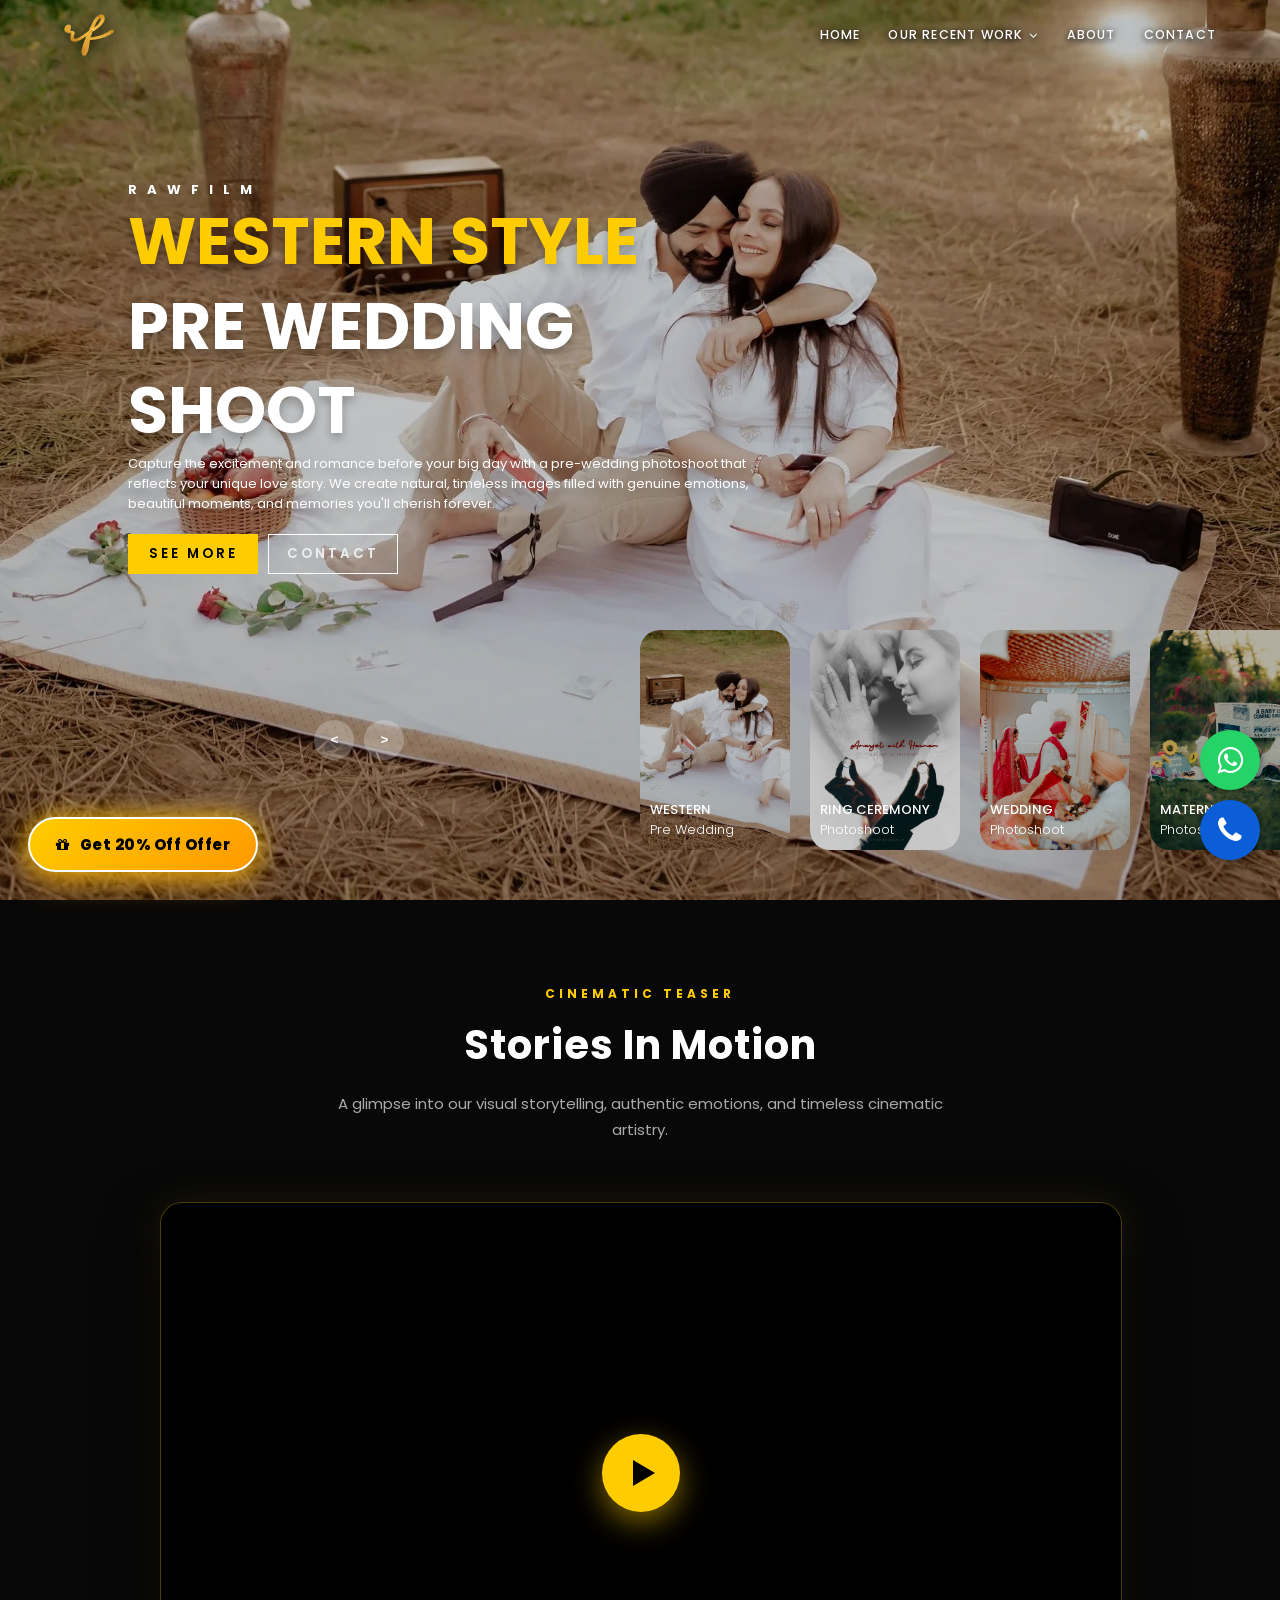
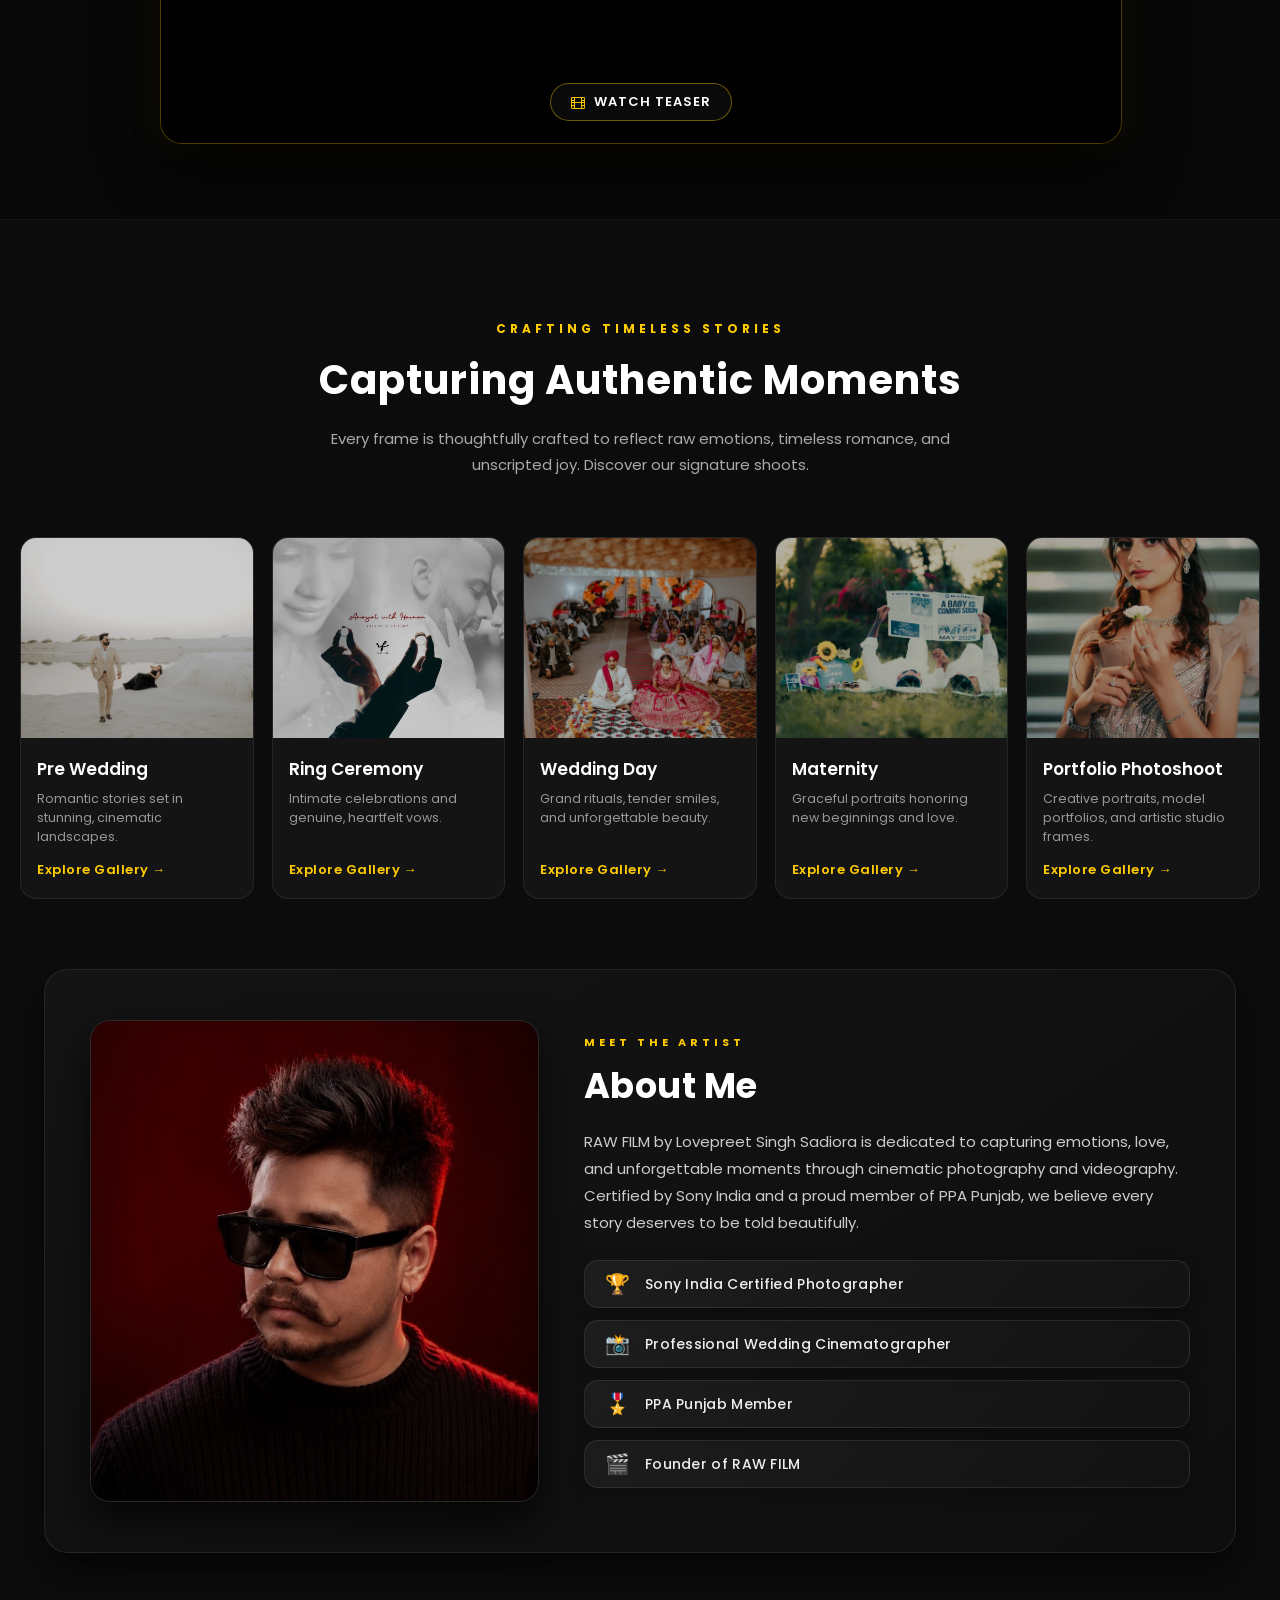
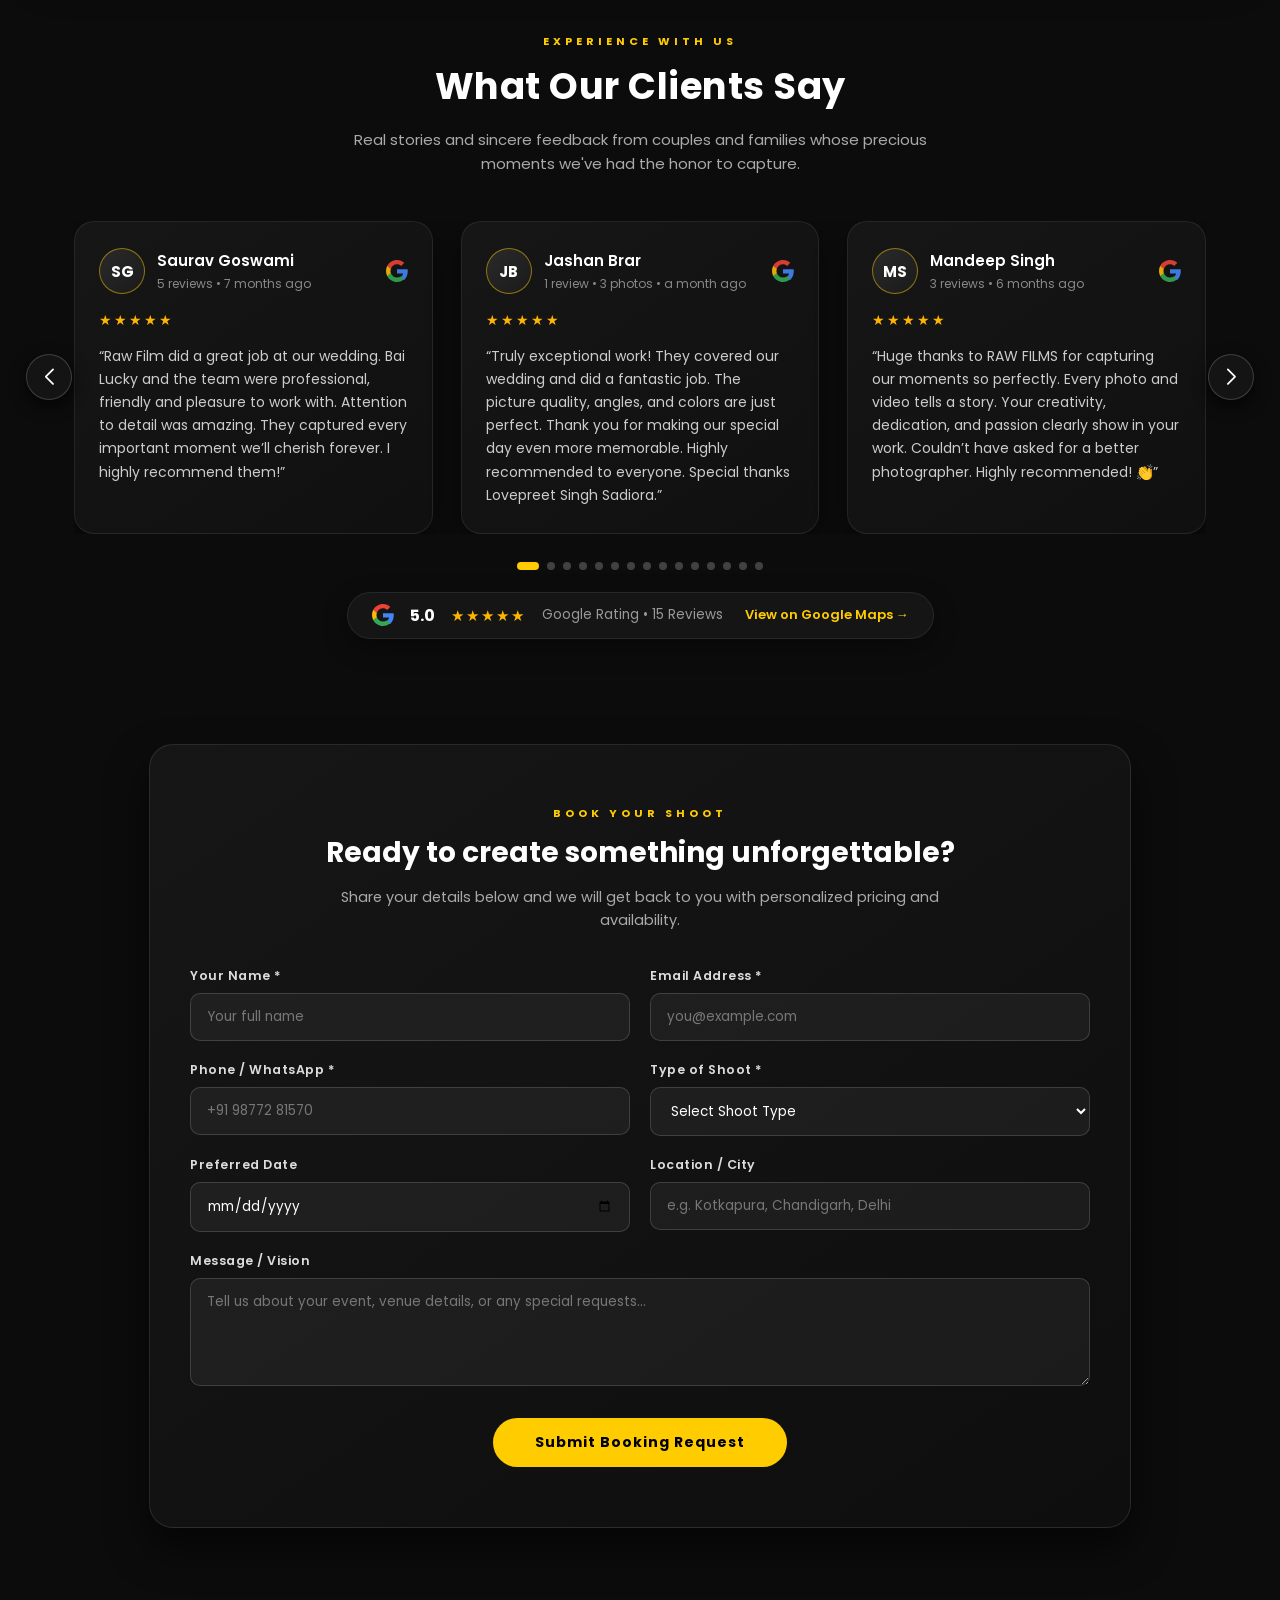
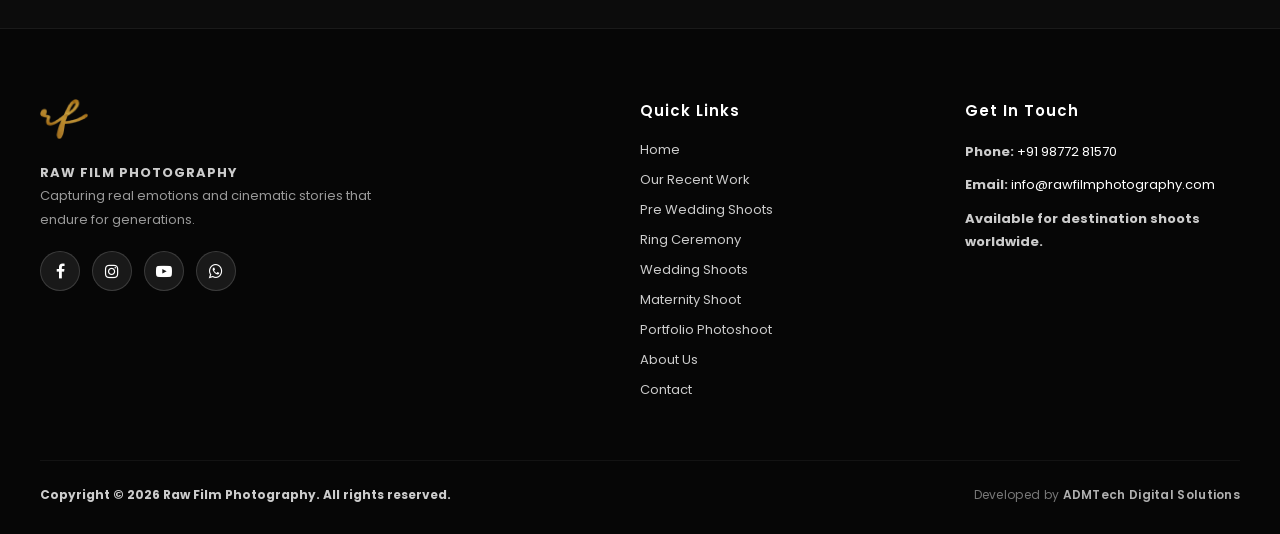
<file: index.html>
<!DOCTYPE html>
<html lang="en">

<head>
    <meta charset="UTF-8">
    <meta name="viewport" content="width=device-width, initial-scale=1.0">
    <title>RAW FILM | Best Wedding Photographer & Cinematographer in Kotkapura, Punjab</title>

    <!-- Primary SEO Meta Tags -->
    <meta name="title" content="RAW FILM | Best Wedding Photographer & Cinematographer in Kotkapura, Punjab">
    <meta name="description"
        content="RAW FILM by Lovepreet Singh Sadiora is a Sony India Certified photography & cinematography studio in Kotkapura, Punjab. Specializing in luxury weddings, pre-weddings, ring ceremonies, and maternity shoots.">
    <meta name="keywords"
        content="wedding photographer kotkapura, raw film photography, best wedding cinematographer punjab, pre wedding shoot faridkot, lovepreet singh sadiora, maternity photoshoot punjab, destination wedding photographer">
    <meta name="author" content="Lovepreet Singh Sadiora - RAW FILM">
    <meta name="robots" content="index, follow, max-image-preview:large, max-snippet:-1, max-video-preview:-1">
    <link rel="canonical" href="https://rawfilmphotography.com/">

    <!-- Favicon -->
    <link rel="icon" type="image/webp" href="/image/favicon.webp">
    <link rel="apple-touch-icon" href="/image/favicon.webp">

    <!-- Open Graph / Facebook / WhatsApp Meta Tags -->
    <meta property="og:type" content="website">
    <meta property="og:url" content="https://rawfilmphotography.com/">
    <meta property="og:title" content="RAW FILM | Best Wedding Photographer & Cinematographer in Punjab">
    <meta property="og:description"
        content="RAW FILM by Lovepreet Singh Sadiora - Sony India Certified studio capturing authentic emotions, timeless romance, and cinematic stories across Punjab & worldwide.">
    <meta property="og:image" content="https://rawfilmphotography.com/image/prewedding/Love%20&%20Kiran/cover.webp">
    <meta property="og:image:width" content="1200">
    <meta property="og:image:height" content="630">
    <meta property="og:image:alt" content="RAW FILM Wedding Photography & Cinematography">
    <meta property="og:site_name" content="RAW FILM Photography">
    <meta property="og:locale" content="en_IN">

    <!-- Twitter Card Meta Tags -->
    <meta name="twitter:card" content="summary_large_image">
    <meta name="twitter:url" content="https://rawfilmphotography.com/">
    <meta name="twitter:title" content="RAW FILM | Best Wedding Photographer & Cinematographer in Punjab">
    <meta name="twitter:description"
        content="Capturing authentic emotions, timeless romance, and cinematic love stories. Sony India Certified & PPA Punjab Member.">
    <meta name="twitter:image" content="https://rawfilmphotography.com/image/prewedding/Love%20&%20Kiran/cover.webp">
    <meta name="google-site-verification" content="Gif2Gkkx3ErJPstlV23HsqT0CNdEO1KCqzdiVkC1eFE" />

    <!-- Schema.org JSON-LD Structured Data -->
    <script type="application/ld+json">
    {
      "@context": "https://schema.org",
      "@graph": [
        {
          "@type": "LocalBusiness",
          "@id": "https://rawfilmphotography.com/#business",
          "name": "RAW FILM Photography",
          "alternateName": "RAW FILM by Lovepreet Singh Sadiora",
          "url": "https://rawfilmphotography.com/",
          "logo": "https://rawfilmphotography.com/image/logo.png",
          "image": "https://rawfilmphotography.com/image/prewedding/Love%20&%20Kiran/cover.webp",
          "description": "RAW FILM by Lovepreet Singh Sadiora is a premier wedding photography and cinematography studio based in Kotkapura, Punjab. Certified by Sony India and proud member of PPA Punjab.",
          "telephone": "+919877281570",
          "email": "info@rawfilmphotography.com",
          "priceRange": "$$",
          "currenciesAccepted": "INR",
          "paymentAccepted": "Cash, Credit Card, Bank Transfer, UPI",
          "address": {
            "@type": "PostalAddress",
            "addressLocality": "Kotkapura",
            "addressRegion": "Punjab",
            "postalCode": "151204",
            "addressCountry": "IN"
          },
          "geo": {
            "@type": "GeoCoordinates",
            "latitude": 30.5828,
            "longitude": 74.8236
          },
          "founder": {
            "@type": "Person",
            "name": "Lovepreet Singh Sadiora",
            "jobTitle": "Founder & Principal Cinematographer",
            "award": [
              "Sony India Certified Photographer",
              "PPA Punjab Member"
            ]
          },
          "aggregateRating": {
            "@type": "AggregateRating",
            "ratingValue": "5.0",
            "bestRating": "5",
            "worstRating": "1",
            "reviewCount": "15"
          },
          "hasOfferCatalog": {
            "@type": "OfferCatalog",
            "name": "Photography Services",
            "itemListElement": [
              {
                "@type": "Offer",
                "itemOffered": {
                  "@type": "Service",
                  "name": "Wedding Photography & Cinematography"
                }
              },
              {
                "@type": "Offer",
                "itemOffered": {
                  "@type": "Service",
                  "name": "Pre Wedding Shoots"
                }
              },
              {
                "@type": "Offer",
                "itemOffered": {
                  "@type": "Service",
                  "name": "Ring Ceremony & Engagement Shoots"
                }
              },
              {
                "@type": "Offer",
                "itemOffered": {
                  "@type": "Service",
                  "name": "Maternity Photoshoots"
                }
              }
            ]
          },
          "sameAs": [
            "https://maps.app.goo.gl/eGc9uzsrCskKiymy9",
            "https://www.instagram.com/rawfilm13",
            "https://www.youtube.com/@rawfilm13",
            "https://www.facebook.com/lucky.singh.261176"
          ]
        },
        {
          "@type": "WebSite",
          "@id": "https://rawfilmphotography.com/#website",
          "url": "https://rawfilmphotography.com/",
          "name": "RAW FILM Photography",
          "description": "Luxury Wedding Photography & Cinematography Portfolio",
          "publisher": {
            "@id": "https://rawfilmphotography.com/#business"
          }
        }
      ]
    }
    </script>

    <link rel="stylesheet" href="/css/style.css?v=2.0">
    <link rel="stylesheet" href="https://cdn.jsdelivr.net/npm/swiper@11/swiper-bundle.min.css" />
    <link rel="stylesheet" href="https://cdnjs.cloudflare.com/ajax/libs/font-awesome/4.7.0/css/font-awesome.min.css"
        crossorigin="anonymous">
</head>

<body>
    <header>
        <nav>
            <a href="/" class="logo-link">
                <img src="/image/logo.png" alt="Raw Film Logo" class="logo">
            </a>
            <div class="navlinks" id="navLinks">
                <a href="/">Home</a>
                <div class="nav-dropdown" id="navDropdown">
                    <a href="/recent-work.html" class="nav-dropdown-trigger" id="dropdownTrigger">
                        Our Recent Work <i class="fa fa-angle-down"></i>
                    </a>
                    <div class="nav-dropdown-menu">
                        <a href="/prewedding.html">Pre Wedding Shoots</a>
                        <a href="/ringceremony.html">Ring Ceremony</a>
                        <a href="/wedding.html">Wedding Shoots</a>
                        <a href="/maternity.html">Maternity Shoot</a>
                        <a href="/portfolio.html">Portfolio Photoshoot</a>
                    </div>
                </div>
                <a href="/about.html">About</a>
                <a href="/contact.html">Contact</a>
            </div>
            <button class="hamburger" id="hamburgerBtn" aria-label="Toggle navigation" aria-expanded="false">
                <span></span>
                <span></span>
                <span></span>
            </button>
        </nav>
    </header>

    <!-- carousel -->
    <div class="carousel">
        <!-- list item -->
        <div class="list">
            <div class="item">
                <img src="image/prewedding/Manpreet%20&%20Aman/DSC025367.webp">
                <div class="content">
                    <div class="author">RAWFILM</div>
                    <div class="topic">WESTERN STYLE</div>
                    <div class="title">PRE WEDDING SHOOT</div>
                    <div class="des">
                        Capture the excitement and romance before your big day with a pre-wedding photoshoot that
                        reflects your unique love story. We create natural, timeless images filled with genuine
                        emotions, beautiful moments, and memories you'll cherish forever.
                    </div>
                    <div class="buttons">
                        <a href="/prewedding.html">
                            <button>SEE MORE</button>
                        </a>
                        <a href="/contact.html">
                            <button>CONTACT</button>
                        </a>
                    </div>
                </div>
            </div>
            <div class="item">
                <img src="image/prewedding/Gurtaj%20&%20Harmeen/DSC09002.webp">
                <div class="content">
                    <div class="author">RAWFILM</div>
                    <div class="topic">TRADITIONAL STYLE</div>
                    <div class="title">PRE WEDDING SHOOT</div>
                    <div class="des">
                        Capture the excitement and romance before your big day with a pre-wedding photoshoot that
                        reflects your unique love story. We create natural, timeless images filled with genuine
                        emotions, beautiful moments, and memories you'll cherish forever.
                    </div>
                    <div class="buttons">
                        <a href="/prewedding.html">
                            <button>SEE MORE</button>
                        </a>
                        <a href="/contact.html">
                            <button>CONTACT</button>
                        </a>
                    </div>
                </div>
            </div>
            <div class="item">
                <img src="image/ringceremony/cover.webp">
                <div class="content">
                    <div class="author">RAWFILM</div>
                    <div class="topic">RING CEREMONY</div>
                    <div class="title">SHOOT</div>
                    <div class="des">
                        Celebrate the beginning of your forever with beautifully captured moments from your ring
                        ceremony. From heartfelt exchanges to joyful celebrations, we preserve every emotion and detail
                        with timeless photography.
                    </div>
                    <div class="buttons">
                        <a href="/ringceremony.html">
                            <button>SEE MORE</button>
                        </a>
                        <a href="/contact.html">
                            <button>CONTACT</button>
                        </a>
                    </div>
                </div>
            </div>
            <div class="item">
                <img src="image/wedding/cover.webp">
                <div class="content">
                    <div class="author">RAWFILM</div>
                    <div class="topic">WEDDING</div>
                    <div class="title">SHOOT</div>
                    <div class="des">
                        Your wedding day is a story of love, emotions, and unforgettable moments. We capture every
                        smile, ritual, and celebration with a blend of candid and artistic photography, creating
                        memories that last a lifetime.
                    </div>
                    <div class="buttons">
                        <a href="/wedding.html">
                            <button>SEE MORE</button>
                        </a>
                        <a href="/contact.html">
                            <button>CONTACT</button>
                        </a>
                    </div>
                </div>
            </div>
            <div class="item">
                <img src="image/maternity/DSC03312.webp">
                <div class="content">
                    <div class="author">RAWFILM</div>
                    <div class="topic">MATERNITY</div>
                    <div class="title">SHOOT</div>
                    <div class="des">
                        Celebrate the beauty of motherhood with a maternity photoshoot that captures this special
                        chapter of your journey. We create elegant and heartfelt portraits that preserve the love,
                        anticipation, and joy of welcoming a new life.
                    </div>
                    <div class="buttons">
                        <a href="/maternity.html">
                            <button>SEE MORE</button>
                        </a>
                        <a href="/contact.html">
                            <button>CONTACT</button>
                        </a>
                    </div>
                </div>
            </div>
            <div class="item">
                <img src="image/portfolio/IMG_6119.webp">
                <div class="content">
                    <div class="author">RAWFILM</div>
                    <div class="topic">PORTFOLIO</div>
                    <div class="title">PHOTOSHOOT</div>
                    <div class="des">
                        Step into the spotlight with high-fashion portraits and creative model portfolios. We combine
                        editorial lighting, dynamic posing, and cinematic color grading to showcase your unique
                        personality and style.
                    </div>
                    <div class="buttons">
                        <a href="/portfolio.html">
                            <button>SEE MORE</button>
                        </a>
                        <a href="/contact.html">
                            <button>CONTACT</button>
                        </a>
                    </div>
                </div>
            </div>
        </div>
        <!-- list thumnail -->
        <div class="thumbnail">
            <div class="item">
                <img src="image/prewedding/Love%20&%20Kiran/thumbnail.webp">
                <div class="content">
                    <div class="title">
                        TRADITIONAL
                    </div>
                    <div class="description">
                        Pre Wedding
                    </div>
                </div>
            </div>
            <div class="item">
                <img src="image/prewedding/Manpreet%20&%20Aman/DSC025367.webp">
                <div class="content">
                    <div class="title">
                        WESTERN
                    </div>
                    <div class="description">
                        Pre Wedding
                    </div>
                </div>
            </div>
            <div class="item">
                <img src="image/ringceremony/thumbnail.webp">
                <div class="content">
                    <div class="title">
                        RING CEREMONY
                    </div>
                    <div class="description">
                        Photoshoot
                    </div>
                </div>
            </div>
            <div class="item">
                <img src="image/wedding/thumbnail.webp">
                <div class="content">
                    <div class="title">
                        WEDDING
                    </div>
                    <div class="description">
                        Photoshoot
                    </div>
                </div>
            </div>
            <div class="item">
                <img src="image/maternity/DSC03691.webp">
                <div class="content">
                    <div class="title">
                        MATERNITY
                    </div>
                    <div class="description">
                        Photoshoot
                    </div>
                </div>
            </div>
            <div class="item">
                <img src="image/portfolio/thumbnail.webp">
                <div class="content">
                    <div class="title">
                        PORTFOLIO
                    </div>
                    <div class="description">
                        Photoshoot
                    </div>
                </div>
            </div>
        </div>
        <!-- next prev -->

        <div class="arrows">
            <button id="prev">&lt;</button>
            <button id="next">&gt;</button>
        </div>
        <!-- time running -->
        <div class="time"></div>
    </div>


    <!-- Cinematic Video Teaser Section -->
    <section class="teaser-section" id="teaser">
        <div class="container">
            <div class="section-header">
                <span class="sub-title">CINEMATIC TEASER</span>
                <h2>Stories In Motion</h2>
                <p>A glimpse into our visual storytelling, authentic emotions, and timeless cinematic artistry.</p>
            </div>

            <div class="teaser-video-wrapper">
                <div class="teaser-video-container" id="teaserPlayerBox" onclick="playTeaserVideo(event)">
                    <div class="teaser-poster" id="teaserPoster"
                        style="background-image: url('https://img.youtube.com/vi/cq-bTCEY4KY/maxresdefault.jpg');"
                        title="Click to play teaser" onclick="playTeaserVideo(event)">
                        <div class="teaser-poster-overlay"></div>
                        <button class="teaser-play-btn" id="teaserPlayBtn" type="button" aria-label="Play Teaser Video"
                            onclick="playTeaserVideo(event)">
                            <span class="play-icon-triangle"></span>
                        </button>
                        <div class="teaser-badge">
                            <i class="fa fa-film"></i> <span>Watch Teaser</span>
                        </div>
                    </div>
                    <div class="teaser-iframe-holder" id="teaserIframeHolder"></div>
                </div>
            </div>
        </div>
    </section>

    <!-- Overview Section -->
    <section class="overview-section" id="overview">
        <div class="container">
            <div class="section-header">
                <span class="sub-title">CRAFTING TIMELESS STORIES</span>
                <h2>Capturing Authentic Moments</h2>
                <p>Every frame is thoughtfully crafted to reflect raw emotions, timeless romance, and unscripted joy.
                    Discover our signature shoots.</p>
            </div>

            <div class="category-grid">
                <div class="category-card">
                    <a href="/prewedding.html" class="card-img-link" aria-label="Pre Wedding Shoot">
                        <img src="image/prewedding/Love%20&%20Kiran/cover.webp" alt="Pre Wedding Shoot" loading="lazy">
                    </a>
                    <div class="card-info">
                        <h3><a href="/prewedding.html">Pre Wedding</a></h3>
                        <p>Romantic stories set in stunning, cinematic landscapes.</p>
                        <a href="/prewedding.html" class="card-link">Explore Gallery &rarr;</a>
                    </div>
                </div>

                <div class="category-card">
                    <a href="/ringceremony.html" class="card-img-link" aria-label="Ring Ceremony Shoot">
                        <img src="image/ringceremony/cover.webp" alt="Ring Ceremony Shoot" loading="lazy">
                    </a>
                    <div class="card-info">
                        <h3><a href="/ringceremony.html">Ring Ceremony</a></h3>
                        <p>Intimate celebrations and genuine, heartfelt vows.</p>
                        <a href="/ringceremony.html" class="card-link">Explore Gallery &rarr;</a>
                    </div>
                </div>

                <div class="category-card">
                    <a href="/wedding.html" class="card-img-link" aria-label="Wedding Shoot">
                        <img src="image/wedding/cover.webp" alt="Wedding Shoot" loading="lazy">
                    </a>
                    <div class="card-info">
                        <h3><a href="/wedding.html">Wedding Day</a></h3>
                        <p>Grand rituals, tender smiles, and unforgettable beauty.</p>
                        <a href="/wedding.html" class="card-link">Explore Gallery &rarr;</a>
                    </div>
                </div>

                <div class="category-card">
                    <a href="/maternity.html" class="card-img-link" aria-label="Maternity Shoot">
                        <img src="image/maternity/DSC03692.webp" alt="Maternity Shoot" loading="lazy">
                    </a>
                    <div class="card-info">
                        <h3><a href="/maternity.html">Maternity</a></h3>
                        <p>Graceful portraits honoring new beginnings and love.</p>
                        <a href="/maternity.html" class="card-link">Explore Gallery &rarr;</a>
                    </div>
                </div>

                <div class="category-card">
                    <a href="/portfolio.html" class="card-img-link" aria-label="Portfolio Photoshoot">
                        <img src="image/portfolio/cover.webp" alt="Portfolio Photoshoot" loading="lazy">
                    </a>
                    <div class="card-info">
                        <h3><a href="/portfolio.html">Portfolio Photoshoot</a></h3>
                        <p>Creative portraits, model portfolios, and artistic studio frames.</p>
                        <a href="/portfolio.html" class="card-link">Explore Gallery &rarr;</a>
                    </div>
                </div>
            </div>

            <!-- About Me Section -->
            <section class="about-me-section">
                <div class="about-me-grid">
                    <div class="about-me-img-wrapper">
                        <img src="/image/me.jpeg" alt="Lovepreet Singh Sadiora - Founder of RAW FILM" loading="lazy">
                    </div>
                    <div class="about-me-content">
                        <span class="sub-title">MEET THE ARTIST</span>
                        <h2>About Me</h2>
                        <p class="about-bio">
                            RAW FILM by Lovepreet Singh Sadiora is dedicated to capturing emotions, love, and
                            unforgettable moments through cinematic photography and videography. Certified by Sony India
                            and a proud member of PPA Punjab, we believe every story deserves to be told beautifully.
                        </p>
                        <ul class="about-badges">
                            <li><span class="badge-icon">🏆</span> <span class="badge-text">Sony India Certified
                                    Photographer</span></li>
                            <li><span class="badge-icon">📸</span> <span class="badge-text">Professional Wedding
                                    Cinematographer</span></li>
                            <li><span class="badge-icon">🎖️</span> <span class="badge-text">PPA Punjab Member</span>
                            </li>
                            <li><span class="badge-icon">🎬</span> <span class="badge-text">Founder of RAW FILM</span>
                            </li>
                        </ul>
                    </div>
                </div>
            </section>

            <!-- Testimonial / Google Reviews Section -->
            <section id="testimonios" class="testimonials-section">
                <div class="testimonials-header">
                    <span class="sub-title">EXPERIENCE WITH US</span>
                    <h2>What Our Clients Say</h2>
                    <p>Real stories and sincere feedback from couples and families whose precious moments we've had the
                        honor to capture.</p>
                </div>

                <!-- Swiper Slider Container -->
                <div class="testimonials-slider-container">
                    <div class="testimonials-slider-wrapper">
                        <div class="swiper myTestimonialSlider">
                            <div class="swiper-wrapper">
                                <!-- Slide 1: Saurav Goswami -->
                                <div class="swiper-slide">
                                    <div class="review-card">
                                        <div class="review-card-top">
                                            <div class="reviewer-meta">
                                                <div class="reviewer-avatar">SG</div>
                                                <div class="reviewer-details">
                                                    <h4>Saurav Goswami</h4>
                                                    <p class="review-sub">5 reviews &bull; 7 months ago</p>
                                                </div>
                                            </div>
                                            <svg class="google-g-badge" viewBox="0 0 24 24">
                                                <path fill="#4285F4"
                                                    d="M23.745 12.27c0-.7-.06-1.4-.19-2.07H12v4.51h6.6c-.29 1.52-1.14 2.82-2.4 3.68v3.05h3.88c2.27-2.09 3.66-5.17 3.66-9.17z" />
                                                <path fill="#34A853"
                                                    d="M12 24c3.24 0 5.95-1.08 7.93-2.91l-3.88-3.05c-1.08.72-2.45 1.16-4.05 1.16-3.12 0-5.77-2.1-6.72-4.93H1.25v3.15C3.26 21.36 7.33 24 12 24z" />
                                                <path fill="#FBBC05"
                                                    d="M5.28 14.27c-.25-.72-.38-1.49-.38-2.27s.13-1.55.38-2.27V6.58H1.25C.45 8.18 0 10.03 0 12s.45 3.82 1.25 5.42l4.03-3.15z" />
                                                <path fill="#EA4335"
                                                    d="M12 4.75c1.77 0 3.35.61 4.6 1.8l3.42-3.42C17.95 1.19 15.24 0 12 0 7.33 0 3.26 2.64 1.25 6.58l4.03 3.15c.95-2.83 3.6-4.98 6.72-4.98z" />
                                            </svg>
                                        </div>
                                        <div class="review-card-stars">&#9733;&#9733;&#9733;&#9733;&#9733;</div>
                                        <p class="review-card-text">&ldquo;Raw Film did a great job at our wedding. Bai
                                            Lucky and the team were professional, friendly and pleasure to work with.
                                            Attention to detail was amazing. They captured every important moment we’ll
                                            cherish forever. I highly recommend them!&rdquo;</p>
                                    </div>
                                </div>

                                <!-- Slide 2: Jashan Brar -->
                                <div class="swiper-slide">
                                    <div class="review-card">
                                        <div class="review-card-top">
                                            <div class="reviewer-meta">
                                                <div class="reviewer-avatar">JB</div>
                                                <div class="reviewer-details">
                                                    <h4>Jashan Brar</h4>
                                                    <p class="review-sub">1 review &bull; 3 photos &bull; a month ago
                                                    </p>
                                                </div>
                                            </div>
                                            <svg class="google-g-badge" viewBox="0 0 24 24">
                                                <path fill="#4285F4"
                                                    d="M23.745 12.27c0-.7-.06-1.4-.19-2.07H12v4.51h6.6c-.29 1.52-1.14 2.82-2.4 3.68v3.05h3.88c2.27-2.09 3.66-5.17 3.66-9.17z" />
                                                <path fill="#34A853"
                                                    d="M12 24c3.24 0 5.95-1.08 7.93-2.91l-3.88-3.05c-1.08.72-2.45 1.16-4.05 1.16-3.12 0-5.77-2.1-6.72-4.93H1.25v3.15C3.26 21.36 7.33 24 12 24z" />
                                                <path fill="#FBBC05"
                                                    d="M5.28 14.27c-.25-.72-.38-1.49-.38-2.27s.13-1.55.38-2.27V6.58H1.25C.45 8.18 0 10.03 0 12s.45 3.82 1.25 5.42l4.03-3.15z" />
                                                <path fill="#EA4335"
                                                    d="M12 4.75c1.77 0 3.35.61 4.6 1.8l3.42-3.42C17.95 1.19 15.24 0 12 0 7.33 0 3.26 2.64 1.25 6.58l4.03 3.15c.95-2.83 3.6-4.98 6.72-4.98z" />
                                            </svg>
                                        </div>
                                        <div class="review-card-stars">&#9733;&#9733;&#9733;&#9733;&#9733;</div>
                                        <p class="review-card-text">&ldquo;Truly exceptional work! They covered our
                                            wedding and did a fantastic job. The picture quality, angles, and colors are
                                            just perfect. Thank you for making our special day even more memorable.
                                            Highly recommended to everyone. Special thanks Lovepreet Singh
                                            Sadiora.&rdquo;</p>
                                    </div>
                                </div>

                                <!-- Slide 3: Mandeep Singh -->
                                <div class="swiper-slide">
                                    <div class="review-card">
                                        <div class="review-card-top">
                                            <div class="reviewer-meta">
                                                <div class="reviewer-avatar">MS</div>
                                                <div class="reviewer-details">
                                                    <h4>Mandeep Singh</h4>
                                                    <p class="review-sub">3 reviews &bull; 6 months ago</p>
                                                </div>
                                            </div>
                                            <svg class="google-g-badge" viewBox="0 0 24 24">
                                                <path fill="#4285F4"
                                                    d="M23.745 12.27c0-.7-.06-1.4-.19-2.07H12v4.51h6.6c-.29 1.52-1.14 2.82-2.4 3.68v3.05h3.88c2.27-2.09 3.66-5.17 3.66-9.17z" />
                                                <path fill="#34A853"
                                                    d="M12 24c3.24 0 5.95-1.08 7.93-2.91l-3.88-3.05c-1.08.72-2.45 1.16-4.05 1.16-3.12 0-5.77-2.1-6.72-4.93H1.25v3.15C3.26 21.36 7.33 24 12 24z" />
                                                <path fill="#FBBC05"
                                                    d="M5.28 14.27c-.25-.72-.38-1.49-.38-2.27s.13-1.55.38-2.27V6.58H1.25C.45 8.18 0 10.03 0 12s.45 3.82 1.25 5.42l4.03-3.15z" />
                                                <path fill="#EA4335"
                                                    d="M12 4.75c1.77 0 3.35.61 4.6 1.8l3.42-3.42C17.95 1.19 15.24 0 12 0 7.33 0 3.26 2.64 1.25 6.58l4.03 3.15c.95-2.83 3.6-4.98 6.72-4.98z" />
                                            </svg>
                                        </div>
                                        <div class="review-card-stars">&#9733;&#9733;&#9733;&#9733;&#9733;</div>
                                        <p class="review-card-text">&ldquo;Huge thanks to RAW FILMS for capturing our
                                            moments so perfectly. Every photo and video tells a story. Your creativity,
                                            dedication, and passion clearly show in your work. Couldn’t have asked for a
                                            better photographer. Highly recommended! 👏&rdquo;</p>
                                    </div>
                                </div>

                                <!-- Slide 4: HarmaN BraR -->
                                <div class="swiper-slide">
                                    <div class="review-card">
                                        <div class="review-card-top">
                                            <div class="reviewer-meta">
                                                <div class="reviewer-avatar">HB</div>
                                                <div class="reviewer-details">
                                                    <h4>HarmaN BraR</h4>
                                                    <p class="review-sub">9 reviews &bull; 9 months ago</p>
                                                </div>
                                            </div>
                                            <svg class="google-g-badge" viewBox="0 0 24 24">
                                                <path fill="#4285F4"
                                                    d="M23.745 12.27c0-.7-.06-1.4-.19-2.07H12v4.51h6.6c-.29 1.52-1.14 2.82-2.4 3.68v3.05h3.88c2.27-2.09 3.66-5.17 3.66-9.17z" />
                                                <path fill="#34A853"
                                                    d="M12 24c3.24 0 5.95-1.08 7.93-2.91l-3.88-3.05c-1.08.72-2.45 1.16-4.05 1.16-3.12 0-5.77-2.1-6.72-4.93H1.25v3.15C3.26 21.36 7.33 24 12 24z" />
                                                <path fill="#FBBC05"
                                                    d="M5.28 14.27c-.25-.72-.38-1.49-.38-2.27s.13-1.55.38-2.27V6.58H1.25C.45 8.18 0 10.03 0 12s.45 3.82 1.25 5.42l4.03-3.15z" />
                                                <path fill="#EA4335"
                                                    d="M12 4.75c1.77 0 3.35.61 4.6 1.8l3.42-3.42C17.95 1.19 15.24 0 12 0 7.33 0 3.26 2.64 1.25 6.58l4.03 3.15c.95-2.83 3.6-4.98 6.72-4.98z" />
                                            </svg>
                                        </div>
                                        <div class="review-card-stars">&#9733;&#9733;&#9733;&#9733;&#9733;</div>
                                        <p class="review-card-text">&ldquo;Working with rawfilms was an absolute
                                            pleasure from start to finish. Their exceptional talent, professionalism,
                                            and dedication to their craft make them a standout choice in photography...
                                            <span id="harmanMore" style="display: none;">We wholeheartedly recommend
                                                their services to anyone seeking extraordinary photographs and
                                                videography and an unforgettable experience. They are really really sooo
                                                good and helpful! 😊</span>&rdquo;<button type="button"
                                                class="btn-read-more" onclick="toggleReadMore(this, 'harmanMore')">Read
                                                more</button>
                                        </p>
                                    </div>
                                </div>

                                <!-- Slide 5: Luvpreet Kaur -->
                                <div class="swiper-slide">
                                    <div class="review-card">
                                        <div class="review-card-top">
                                            <div class="reviewer-meta">
                                                <div class="reviewer-avatar">LK</div>
                                                <div class="reviewer-details">
                                                    <h4>Luvpreet Kaur</h4>
                                                    <p class="review-sub">13 reviews &bull; a year ago</p>
                                                </div>
                                            </div>
                                            <svg class="google-g-badge" viewBox="0 0 24 24">
                                                <path fill="#4285F4"
                                                    d="M23.745 12.27c0-.7-.06-1.4-.19-2.07H12v4.51h6.6c-.29 1.52-1.14 2.82-2.4 3.68v3.05h3.88c2.27-2.09 3.66-5.17 3.66-9.17z" />
                                                <path fill="#34A853"
                                                    d="M12 24c3.24 0 5.95-1.08 7.93-2.91l-3.88-3.05c-1.08.72-2.45 1.16-4.05 1.16-3.12 0-5.77-2.1-6.72-4.93H1.25v3.15C3.26 21.36 7.33 24 12 24z" />
                                                <path fill="#FBBC05"
                                                    d="M5.28 14.27c-.25-.72-.38-1.49-.38-2.27s.13-1.55.38-2.27V6.58H1.25C.45 8.18 0 10.03 0 12s.45 3.82 1.25 5.42l4.03-3.15z" />
                                                <path fill="#EA4335"
                                                    d="M12 4.75c1.77 0 3.35.61 4.6 1.8l3.42-3.42C17.95 1.19 15.24 0 12 0 7.33 0 3.26 2.64 1.25 6.58l4.03 3.15c.95-2.83 3.6-4.98 6.72-4.98z" />
                                            </svg>
                                        </div>
                                        <div class="review-card-stars">&#9733;&#9733;&#9733;&#9733;&#9733;</div>
                                        <p class="review-card-text">&ldquo;Captured the energy of the moment so
                                            beautifully. Every second feels intentional and effortlessly cool. The
                                            lighting, the angles, the edit—absolutely on point. This is what next-level
                                            photography looks like.&rdquo;</p>
                                    </div>
                                </div>

                                <!-- Slide 6: Sukhleen Kaur -->
                                <div class="swiper-slide">
                                    <div class="review-card">
                                        <div class="review-card-top">
                                            <div class="reviewer-meta">
                                                <div class="reviewer-avatar">SK</div>
                                                <div class="reviewer-details">
                                                    <h4>Sukhleen Kaur</h4>
                                                    <p class="review-sub">Local Guide &bull; 25 reviews &bull; 7 months
                                                        ago</p>
                                                </div>
                                            </div>
                                            <svg class="google-g-badge" viewBox="0 0 24 24">
                                                <path fill="#4285F4"
                                                    d="M23.745 12.27c0-.7-.06-1.4-.19-2.07H12v4.51h6.6c-.29 1.52-1.14 2.82-2.4 3.68v3.05h3.88c2.27-2.09 3.66-5.17 3.66-9.17z" />
                                                <path fill="#34A853"
                                                    d="M12 24c3.24 0 5.95-1.08 7.93-2.91l-3.88-3.05c-1.08.72-2.45 1.16-4.05 1.16-3.12 0-5.77-2.1-6.72-4.93H1.25v3.15C3.26 21.36 7.33 24 12 24z" />
                                                <path fill="#FBBC05"
                                                    d="M5.28 14.27c-.25-.72-.38-1.49-.38-2.27s.13-1.55.38-2.27V6.58H1.25C.45 8.18 0 10.03 0 12s.45 3.82 1.25 5.42l4.03-3.15z" />
                                                <path fill="#EA4335"
                                                    d="M12 4.75c1.77 0 3.35.61 4.6 1.8l3.42-3.42C17.95 1.19 15.24 0 12 0 7.33 0 3.26 2.64 1.25 6.58l4.03 3.15c.95-2.83 3.6-4.98 6.72-4.98z" />
                                            </svg>
                                        </div>
                                        <div class="review-card-stars">&#9733;&#9733;&#9733;&#9733;&#9733;</div>
                                        <p class="review-card-text">&ldquo;Lucky and his entire crew did phenomenal job.
                                            Captured our moments perfectly, making us feel at ease.&rdquo;</p>
                                    </div>
                                </div>

                                <!-- Slide 7: Kajal Goswami -->
                                <div class="swiper-slide">
                                    <div class="review-card">
                                        <div class="review-card-top">
                                            <div class="reviewer-meta">
                                                <div class="reviewer-avatar">KG</div>
                                                <div class="reviewer-details">
                                                    <h4>Kajal Goswami</h4>
                                                    <p class="review-sub">1 review &bull; 7 months ago</p>
                                                </div>
                                            </div>
                                            <svg class="google-g-badge" viewBox="0 0 24 24">
                                                <path fill="#4285F4"
                                                    d="M23.745 12.27c0-.7-.06-1.4-.19-2.07H12v4.51h6.6c-.29 1.52-1.14 2.82-2.4 3.68v3.05h3.88c2.27-2.09 3.66-5.17 3.66-9.17z" />
                                                <path fill="#34A853"
                                                    d="M12 24c3.24 0 5.95-1.08 7.93-2.91l-3.88-3.05c-1.08.72-2.45 1.16-4.05 1.16-3.12 0-5.77-2.1-6.72-4.93H1.25v3.15C3.26 21.36 7.33 24 12 24z" />
                                                <path fill="#FBBC05"
                                                    d="M5.28 14.27c-.25-.72-.38-1.49-.38-2.27s.13-1.55.38-2.27V6.58H1.25C.45 8.18 0 10.03 0 12s.45 3.82 1.25 5.42l4.03-3.15z" />
                                                <path fill="#EA4335"
                                                    d="M12 4.75c1.77 0 3.35.61 4.6 1.8l3.42-3.42C17.95 1.19 15.24 0 12 0 7.33 0 3.26 2.64 1.25 6.58l4.03 3.15c.95-2.83 3.6-4.98 6.72-4.98z" />
                                            </svg>
                                        </div>
                                        <div class="review-card-stars">&#9733;&#9733;&#9733;&#9733;&#9733;</div>
                                        <p class="review-card-text">&ldquo;Our experience was amazing with them. They
                                            were very polite and calm. They did great job. The work is fantastic that
                                            makes everyone happy! 🥰&rdquo;</p>
                                    </div>
                                </div>

                                <!-- Slide 8: Komal Shrama -->
                                <div class="swiper-slide">
                                    <div class="review-card">
                                        <div class="review-card-top">
                                            <div class="reviewer-meta">
                                                <div class="reviewer-avatar">KS</div>
                                                <div class="reviewer-details">
                                                    <h4>Komal Shrama</h4>
                                                    <p class="review-sub">5 reviews &bull; 8 months ago</p>
                                                </div>
                                            </div>
                                            <svg class="google-g-badge" viewBox="0 0 24 24">
                                                <path fill="#4285F4"
                                                    d="M23.745 12.27c0-.7-.06-1.4-.19-2.07H12v4.51h6.6c-.29 1.52-1.14 2.82-2.4 3.68v3.05h3.88c2.27-2.09 3.66-5.17 3.66-9.17z" />
                                                <path fill="#34A853"
                                                    d="M12 24c3.24 0 5.95-1.08 7.93-2.91l-3.88-3.05c-1.08.72-2.45 1.16-4.05 1.16-3.12 0-5.77-2.1-6.72-4.93H1.25v3.15C3.26 21.36 7.33 24 12 24z" />
                                                <path fill="#FBBC05"
                                                    d="M5.28 14.27c-.25-.72-.38-1.49-.38-2.27s.13-1.55.38-2.27V6.58H1.25C.45 8.18 0 10.03 0 12s.45 3.82 1.25 5.42l4.03-3.15z" />
                                                <path fill="#EA4335"
                                                    d="M12 4.75c1.77 0 3.35.61 4.6 1.8l3.42-3.42C17.95 1.19 15.24 0 12 0 7.33 0 3.26 2.64 1.25 6.58l4.03 3.15c.95-2.83 3.6-4.98 6.72-4.98z" />
                                            </svg>
                                        </div>
                                        <div class="review-card-stars">&#9733;&#9733;&#9733;&#9733;&#9733;</div>
                                        <p class="review-card-text">&ldquo;The photos speak for themselves—pure magic!
                                            Thank you Lucky bro 🥰❣️ for capturing our memories so beautifully.&rdquo;
                                        </p>
                                    </div>
                                </div>

                                <!-- Slide 9: Honey Garg -->
                                <div class="swiper-slide">
                                    <div class="review-card">
                                        <div class="review-card-top">
                                            <div class="reviewer-meta">
                                                <div class="reviewer-avatar">HG</div>
                                                <div class="reviewer-details">
                                                    <h4>Honey Garg</h4>
                                                    <p class="review-sub">2 reviews &bull; 7 months ago</p>
                                                </div>
                                            </div>
                                            <svg class="google-g-badge" viewBox="0 0 24 24">
                                                <path fill="#4285F4"
                                                    d="M23.745 12.27c0-.7-.06-1.4-.19-2.07H12v4.51h6.6c-.29 1.52-1.14 2.82-2.4 3.68v3.05h3.88c2.27-2.09 3.66-5.17 3.66-9.17z" />
                                                <path fill="#34A853"
                                                    d="M12 24c3.24 0 5.95-1.08 7.93-2.91l-3.88-3.05c-1.08.72-2.45 1.16-4.05 1.16-3.12 0-5.77-2.1-6.72-4.93H1.25v3.15C3.26 21.36 7.33 24 12 24z" />
                                                <path fill="#FBBC05"
                                                    d="M5.28 14.27c-.25-.72-.38-1.49-.38-2.27s.13-1.55.38-2.27V6.58H1.25C.45 8.18 0 10.03 0 12s.45 3.82 1.25 5.42l4.03-3.15z" />
                                                <path fill="#EA4335"
                                                    d="M12 4.75c1.77 0 3.35.61 4.6 1.8l3.42-3.42C17.95 1.19 15.24 0 12 0 7.33 0 3.26 2.64 1.25 6.58l4.03 3.15c.95-2.83 3.6-4.98 6.72-4.98z" />
                                            </svg>
                                        </div>
                                        <div class="review-card-stars">&#9733;&#9733;&#9733;&#9733;&#9733;</div>
                                        <p class="review-card-text">&ldquo;Brilliant work 👌 Every click will definitely
                                            be used for the profile picture for my accounts 😄☺️ You captured the mood
                                            perfectly. Thank you RAWFILM.&rdquo;</p>
                                    </div>
                                </div>

                                <!-- Slide 10: Puneet Maini -->
                                <div class="swiper-slide">
                                    <div class="review-card">
                                        <div class="review-card-top">
                                            <div class="reviewer-meta">
                                                <div class="reviewer-avatar">PM</div>
                                                <div class="reviewer-details">
                                                    <h4>Puneet Maini</h4>
                                                    <p class="review-sub">Local Guide &bull; 1 review &bull; 9 months
                                                        ago</p>
                                                </div>
                                            </div>
                                            <svg class="google-g-badge" viewBox="0 0 24 24">
                                                <path fill="#4285F4"
                                                    d="M23.745 12.27c0-.7-.06-1.4-.19-2.07H12v4.51h6.6c-.29 1.52-1.14 2.82-2.4 3.68v3.05h3.88c2.27-2.09 3.66-5.17 3.66-9.17z" />
                                                <path fill="#34A853"
                                                    d="M12 24c3.24 0 5.95-1.08 7.93-2.91l-3.88-3.05c-1.08.72-2.45 1.16-4.05 1.16-3.12 0-5.77-2.1-6.72-4.93H1.25v3.15C3.26 21.36 7.33 24 12 24z" />
                                                <path fill="#FBBC05"
                                                    d="M5.28 14.27c-.25-.72-.38-1.49-.38-2.27s.13-1.55.38-2.27V6.58H1.25C.45 8.18 0 10.03 0 12s.45 3.82 1.25 5.42l4.03-3.15z" />
                                                <path fill="#EA4335"
                                                    d="M12 4.75c1.77 0 3.35.61 4.6 1.8l3.42-3.42C17.95 1.19 15.24 0 12 0 7.33 0 3.26 2.64 1.25 6.58l4.03 3.15c.95-2.83 3.6-4.98 6.72-4.98z" />
                                            </svg>
                                        </div>
                                        <div class="review-card-stars">&#9733;&#9733;&#9733;&#9733;&#9733;</div>
                                        <p class="review-card-text">&ldquo;Pure magic! Thank you for capturing our
                                            memories so beautifully. Exceptional talent… highly recommend.&rdquo;</p>
                                    </div>
                                </div>

                                <!-- Slide 11: Karman Aulakh -->
                                <div class="swiper-slide">
                                    <div class="review-card">
                                        <div class="review-card-top">
                                            <div class="reviewer-meta">
                                                <div class="reviewer-avatar">KA</div>
                                                <div class="reviewer-details">
                                                    <h4>Karman Aulakh</h4>
                                                    <p class="review-sub">13 reviews &bull; a year ago</p>
                                                </div>
                                            </div>
                                            <svg class="google-g-badge" viewBox="0 0 24 24">
                                                <path fill="#4285F4"
                                                    d="M23.745 12.27c0-.7-.06-1.4-.19-2.07H12v4.51h6.6c-.29 1.52-1.14 2.82-2.4 3.68v3.05h3.88c2.27-2.09 3.66-5.17 3.66-9.17z" />
                                                <path fill="#34A853"
                                                    d="M12 24c3.24 0 5.95-1.08 7.93-2.91l-3.88-3.05c-1.08.72-2.45 1.16-4.05 1.16-3.12 0-5.77-2.1-6.72-4.93H1.25v3.15C3.26 21.36 7.33 24 12 24z" />
                                                <path fill="#FBBC05"
                                                    d="M5.28 14.27c-.25-.72-.38-1.49-.38-2.27s.13-1.55.38-2.27V6.58H1.25C.45 8.18 0 10.03 0 12s.45 3.82 1.25 5.42l4.03-3.15z" />
                                                <path fill="#EA4335"
                                                    d="M12 4.75c1.77 0 3.35.61 4.6 1.8l3.42-3.42C17.95 1.19 15.24 0 12 0 7.33 0 3.26 2.64 1.25 6.58l4.03 3.15c.95-2.83 3.6-4.98 6.72-4.98z" />
                                            </svg>
                                        </div>
                                        <div class="review-card-stars">&#9733;&#9733;&#9733;&#9733;&#9733;</div>
                                        <p class="review-card-text">&ldquo;Exceptional talent and an absolute pleasure
                                            to work with. Can't thank Lucky enough for making our precious moments
                                            immortal.&rdquo;</p>
                                    </div>
                                </div>

                                <!-- Slide 12: Vicky Rajput -->
                                <div class="swiper-slide">
                                    <div class="review-card">
                                        <div class="review-card-top">
                                            <div class="reviewer-meta">
                                                <div class="reviewer-avatar">VR</div>
                                                <div class="reviewer-details">
                                                    <h4>Vicky Rajput</h4>
                                                    <p class="review-sub">2 reviews &bull; 2 photos &bull; a year ago
                                                    </p>
                                                </div>
                                            </div>
                                            <svg class="google-g-badge" viewBox="0 0 24 24">
                                                <path fill="#4285F4"
                                                    d="M23.745 12.27c0-.7-.06-1.4-.19-2.07H12v4.51h6.6c-.29 1.52-1.14 2.82-2.4 3.68v3.05h3.88c2.27-2.09 3.66-5.17 3.66-9.17z" />
                                                <path fill="#34A853"
                                                    d="M12 24c3.24 0 5.95-1.08 7.93-2.91l-3.88-3.05c-1.08.72-2.45 1.16-4.05 1.16-3.12 0-5.77-2.1-6.72-4.93H1.25v3.15C3.26 21.36 7.33 24 12 24z" />
                                                <path fill="#FBBC05"
                                                    d="M5.28 14.27c-.25-.72-.38-1.49-.38-2.27s.13-1.55.38-2.27V6.58H1.25C.45 8.18 0 10.03 0 12s.45 3.82 1.25 5.42l4.03-3.15z" />
                                                <path fill="#EA4335"
                                                    d="M12 4.75c1.77 0 3.35.61 4.6 1.8l3.42-3.42C17.95 1.19 15.24 0 12 0 7.33 0 3.26 2.64 1.25 6.58l4.03 3.15c.95-2.83 3.6-4.98 6.72-4.98z" />
                                            </svg>
                                        </div>
                                        <div class="review-card-stars">&#9733;&#9733;&#9733;&#9733;&#9733;</div>
                                        <p class="review-card-text">&ldquo;Boht vdia kam bhai da. Best video and
                                            photographer in district Faridkot.&rdquo;</p>
                                    </div>
                                </div>

                                <!-- Slide 13: Surinder Singh -->
                                <div class="swiper-slide">
                                    <div class="review-card">
                                        <div class="review-card-top">
                                            <div class="reviewer-meta">
                                                <div class="reviewer-avatar">SS</div>
                                                <div class="reviewer-details">
                                                    <h4>Surinder Singh</h4>
                                                    <p class="review-sub">5 reviews &bull; a year ago</p>
                                                </div>
                                            </div>
                                            <svg class="google-g-badge" viewBox="0 0 24 24">
                                                <path fill="#4285F4"
                                                    d="M23.745 12.27c0-.7-.06-1.4-.19-2.07H12v4.51h6.6c-.29 1.52-1.14 2.82-2.4 3.68v3.05h3.88c2.27-2.09 3.66-5.17 3.66-9.17z" />
                                                <path fill="#34A853"
                                                    d="M12 24c3.24 0 5.95-1.08 7.93-2.91l-3.88-3.05c-1.08.72-2.45 1.16-4.05 1.16-3.12 0-5.77-2.1-6.72-4.93H1.25v3.15C3.26 21.36 7.33 24 12 24z" />
                                                <path fill="#FBBC05"
                                                    d="M5.28 14.27c-.25-.72-.38-1.49-.38-2.27s.13-1.55.38-2.27V6.58H1.25C.45 8.18 0 10.03 0 12s.45 3.82 1.25 5.42l4.03-3.15z" />
                                                <path fill="#EA4335"
                                                    d="M12 4.75c1.77 0 3.35.61 4.6 1.8l3.42-3.42C17.95 1.19 15.24 0 12 0 7.33 0 3.26 2.64 1.25 6.58l4.03 3.15c.95-2.83 3.6-4.98 6.72-4.98z" />
                                            </svg>
                                        </div>
                                        <div class="review-card-stars">&#9733;&#9733;&#9733;&#9733;&#9733;</div>
                                        <p class="review-card-text">&ldquo;Best photographer in Kotkapura ❤️😍😍&rdquo;
                                        </p>
                                    </div>
                                </div>

                                <!-- Slide 14: Anurag Sukhija -->
                                <div class="swiper-slide">
                                    <div class="review-card">
                                        <div class="review-card-top">
                                            <div class="reviewer-meta">
                                                <div class="reviewer-avatar">AS</div>
                                                <div class="reviewer-details">
                                                    <h4>Anurag Sukhija</h4>
                                                    <p class="review-sub">4 reviews &bull; 1 photo &bull; a year ago</p>
                                                </div>
                                            </div>
                                            <svg class="google-g-badge" viewBox="0 0 24 24">
                                                <path fill="#4285F4"
                                                    d="M23.745 12.27c0-.7-.06-1.4-.19-2.07H12v4.51h6.6c-.29 1.52-1.14 2.82-2.4 3.68v3.05h3.88c2.27-2.09 3.66-5.17 3.66-9.17z" />
                                                <path fill="#34A853"
                                                    d="M12 24c3.24 0 5.95-1.08 7.93-2.91l-3.88-3.05c-1.08.72-2.45 1.16-4.05 1.16-3.12 0-5.77-2.1-6.72-4.93H1.25v3.15C3.26 21.36 7.33 24 12 24z" />
                                                <path fill="#FBBC05"
                                                    d="M5.28 14.27c-.25-.72-.38-1.49-.38-2.27s.13-1.55.38-2.27V6.58H1.25C.45 8.18 0 10.03 0 12s.45 3.82 1.25 5.42l4.03-3.15z" />
                                                <path fill="#EA4335"
                                                    d="M12 4.75c1.77 0 3.35.61 4.6 1.8l3.42-3.42C17.95 1.19 15.24 0 12 0 7.33 0 3.26 2.64 1.25 6.58l4.03 3.15c.95-2.83 3.6-4.98 6.72-4.98z" />
                                            </svg>
                                        </div>
                                        <div class="review-card-stars">&#9733;&#9733;&#9733;&#9733;&#9733;</div>
                                        <p class="review-card-text">&ldquo;Bhut hi sohni editing Veere !! Dillo kamm
                                            krde ho tucc veere dillo dhanwad brother bhut sohna kamm bhraa ❤️&rdquo;</p>
                                    </div>
                                </div>

                                <!-- Slide 15: Navneet Dosanjh -->
                                <div class="swiper-slide">
                                    <div class="review-card">
                                        <div class="review-card-top">
                                            <div class="reviewer-meta">
                                                <div class="reviewer-avatar">ND</div>
                                                <div class="reviewer-details">
                                                    <h4>Navneet Dosanjh</h4>
                                                    <p class="review-sub">5 reviews &bull; 1 photo &bull; 7 months ago
                                                    </p>
                                                </div>
                                            </div>
                                            <svg class="google-g-badge" viewBox="0 0 24 24">
                                                <path fill="#4285F4"
                                                    d="M23.745 12.27c0-.7-.06-1.4-.19-2.07H12v4.51h6.6c-.29 1.52-1.14 2.82-2.4 3.68v3.05h3.88c2.27-2.09 3.66-5.17 3.66-9.17z" />
                                                <path fill="#34A853"
                                                    d="M12 24c3.24 0 5.95-1.08 7.93-2.91l-3.88-3.05c-1.08.72-2.45 1.16-4.05 1.16-3.12 0-5.77-2.1-6.72-4.93H1.25v3.15C3.26 21.36 7.33 24 12 24z" />
                                                <path fill="#FBBC05"
                                                    d="M5.28 14.27c-.25-.72-.38-1.49-.38-2.27s.13-1.55.38-2.27V6.58H1.25C.45 8.18 0 10.03 0 12s.45 3.82 1.25 5.42l4.03-3.15z" />
                                                <path fill="#EA4335"
                                                    d="M12 4.75c1.77 0 3.35.61 4.6 1.8l3.42-3.42C17.95 1.19 15.24 0 12 0 7.33 0 3.26 2.64 1.25 6.58l4.03 3.15c.95-2.83 3.6-4.98 6.72-4.98z" />
                                            </svg>
                                        </div>
                                        <div class="review-card-stars">&#9733;&#9733;&#9733;&#9733;&#9733;</div>
                                        <p class="review-card-text">&ldquo;They did great job 👍 the picture quality is
                                            also very good.&rdquo;</p>
                                    </div>
                                </div>
                            </div>
                        </div>

                        <!-- Navigation arrows (aligned with cards) -->
                        <div class="swiper-button-prev"></div>
                        <div class="swiper-button-next"></div>
                    </div>

                    <!-- Pagination dots (outside and below cards) -->
                    <div class="swiper-pagination"></div>

                    <!-- Google rating capsule (below slider and dots) -->
                    <div class="testimonials-footer-capsule">
                        <div class="google-rating-summary">
                            <svg class="google-icon-svg" viewBox="0 0 24 24" width="22" height="22">
                                <path fill="#4285F4"
                                    d="M23.745 12.27c0-.7-.06-1.4-.19-2.07H12v4.51h6.6c-.29 1.52-1.14 2.82-2.4 3.68v3.05h3.88c2.27-2.09 3.66-5.17 3.66-9.17z" />
                                <path fill="#34A853"
                                    d="M12 24c3.24 0 5.95-1.08 7.93-2.91l-3.88-3.05c-1.08.72-2.45 1.16-4.05 1.16-3.12 0-5.77-2.1-6.72-4.93H1.25v3.15C3.26 21.36 7.33 24 12 24z" />
                                <path fill="#FBBC05"
                                    d="M5.28 14.27c-.25-.72-.38-1.49-.38-2.27s.13-1.55.38-2.27V6.58H1.25C.45 8.18 0 10.03 0 12s.45 3.82 1.25 5.42l4.03-3.15z" />
                                <path fill="#EA4335"
                                    d="M12 4.75c1.77 0 3.35.61 4.6 1.8l3.42-3.42C17.95 1.19 15.24 0 12 0 7.33 0 3.26 2.64 1.25 6.58l4.03 3.15c.95-2.83 3.6-4.98 6.72-4.98z" />
                            </svg>
                            <span class="rating-score">5.0</span>
                            <span class="rating-stars">&#9733;&#9733;&#9733;&#9733;&#9733;</span>
                            <span class="rating-count">Google Rating &bull; 15 Reviews</span>
                            <a href="https://maps.app.goo.gl/eGc9uzsrCskKiymy9" target="_blank"
                                rel="noopener noreferrer" class="btn-view-maps">View on Google Maps &rarr;</a>
                        </div>
                    </div>
                </div>
            </section>

            <div class="overview-cta" id="booking">
                <div class="cta-header">
                    <span class="sub-title">BOOK YOUR SHOOT</span>
                    <h3>Ready to create something unforgettable?</h3>
                    <p>Share your details below and we will get back to you with personalized pricing and availability.
                    </p>
                </div>

                <div id="booking-form-container"></div>
                <script src="/form.js"></script>
            </div>
        </div>
    </section>

    <!-- Global Footer & Floating Action Buttons Component (Single Line) -->
    <div id="site-footer"></div>
    <script src="/footer.js?v=2.1"></script>
    <script src="/popup.js?v=4.0"></script>

    <!-- Swiper JS & Testimonials Init -->
    <script src="https://cdn.jsdelivr.net/npm/swiper@11/swiper-bundle.min.js"></script>
    <script>
        function toggleReadMore(btn, targetId) {
            var target = document.getElementById(targetId);
            if (!target) return;
            if (target.style.display === 'none') {
                target.style.display = 'inline';
                btn.textContent = 'Read less';
            } else {
                target.style.display = 'none';
                btn.textContent = 'Read more';
            }
            if (window.myTestimonialSwiper) {
                window.myTestimonialSwiper.update();
            }
        }

        document.addEventListener('DOMContentLoaded', function () {
            if (typeof Swiper !== 'undefined') {
                window.myTestimonialSwiper = new Swiper('.myTestimonialSlider', {
                    slidesPerView: 1,
                    spaceBetween: 24,
                    loop: true,
                    grabCursor: true,
                    autoplay: {
                        delay: 4500,
                        disableOnInteraction: false,
                        pauseOnMouseEnter: true,
                    },
                    pagination: {
                        el: '.testimonials-slider-container .swiper-pagination',
                        clickable: true,
                    },
                    navigation: {
                        nextEl: '.testimonials-slider-wrapper .swiper-button-next',
                        prevEl: '.testimonials-slider-wrapper .swiper-button-prev',
                    },
                    breakpoints: {
                        640: {
                            slidesPerView: 1,
                            spaceBetween: 20,
                        },
                        768: {
                            slidesPerView: 2,
                            spaceBetween: 24,
                        },
                        1024: {
                            slidesPerView: 3,
                            spaceBetween: 28,
                        }
                    }
                });
            }
        });

        // Global Play Teaser Function
        function playTeaserVideo(e) {
            if (e) {
                if (e.preventDefault) e.preventDefault();
                if (e.stopPropagation) e.stopPropagation();
            }
            var poster = document.getElementById('teaserPoster');
            var holder = document.getElementById('teaserIframeHolder');
            if (!holder) return;

            // If already loaded, do nothing
            if (holder.querySelector('iframe')) return;

            if (poster) {
                poster.classList.add('is-hidden');
                poster.style.display = 'none';
            }
            holder.classList.add('is-active');
            holder.style.display = 'block';
            holder.innerHTML = '<iframe src="https://www.youtube.com/embed/cq-bTCEY4KY?autoplay=1&mute=0&rel=0&controls=1&playsinline=1&enablejsapi=1" title="RAW FILM Cinematic Teaser" allow="accelerometer; autoplay; clipboard-write; encrypted-media; gyroscope; picture-in-picture; web-share" allowfullscreen style="width:100%;height:100%;border:none;display:block;"></iframe>';
        }

        // Additional Event Listeners
        document.addEventListener('DOMContentLoaded', function () {
            var box = document.getElementById('teaserPlayerBox');
            var poster = document.getElementById('teaserPoster');
            var playBtn = document.getElementById('teaserPlayBtn');
            if (box) box.addEventListener('click', playTeaserVideo);
            if (poster) poster.addEventListener('click', playTeaserVideo);
            if (playBtn) playBtn.addEventListener('click', playTeaserVideo);
        });
    </script>

    <script src="script.js?v=2.2"></script>
</body>

</html>
</file>
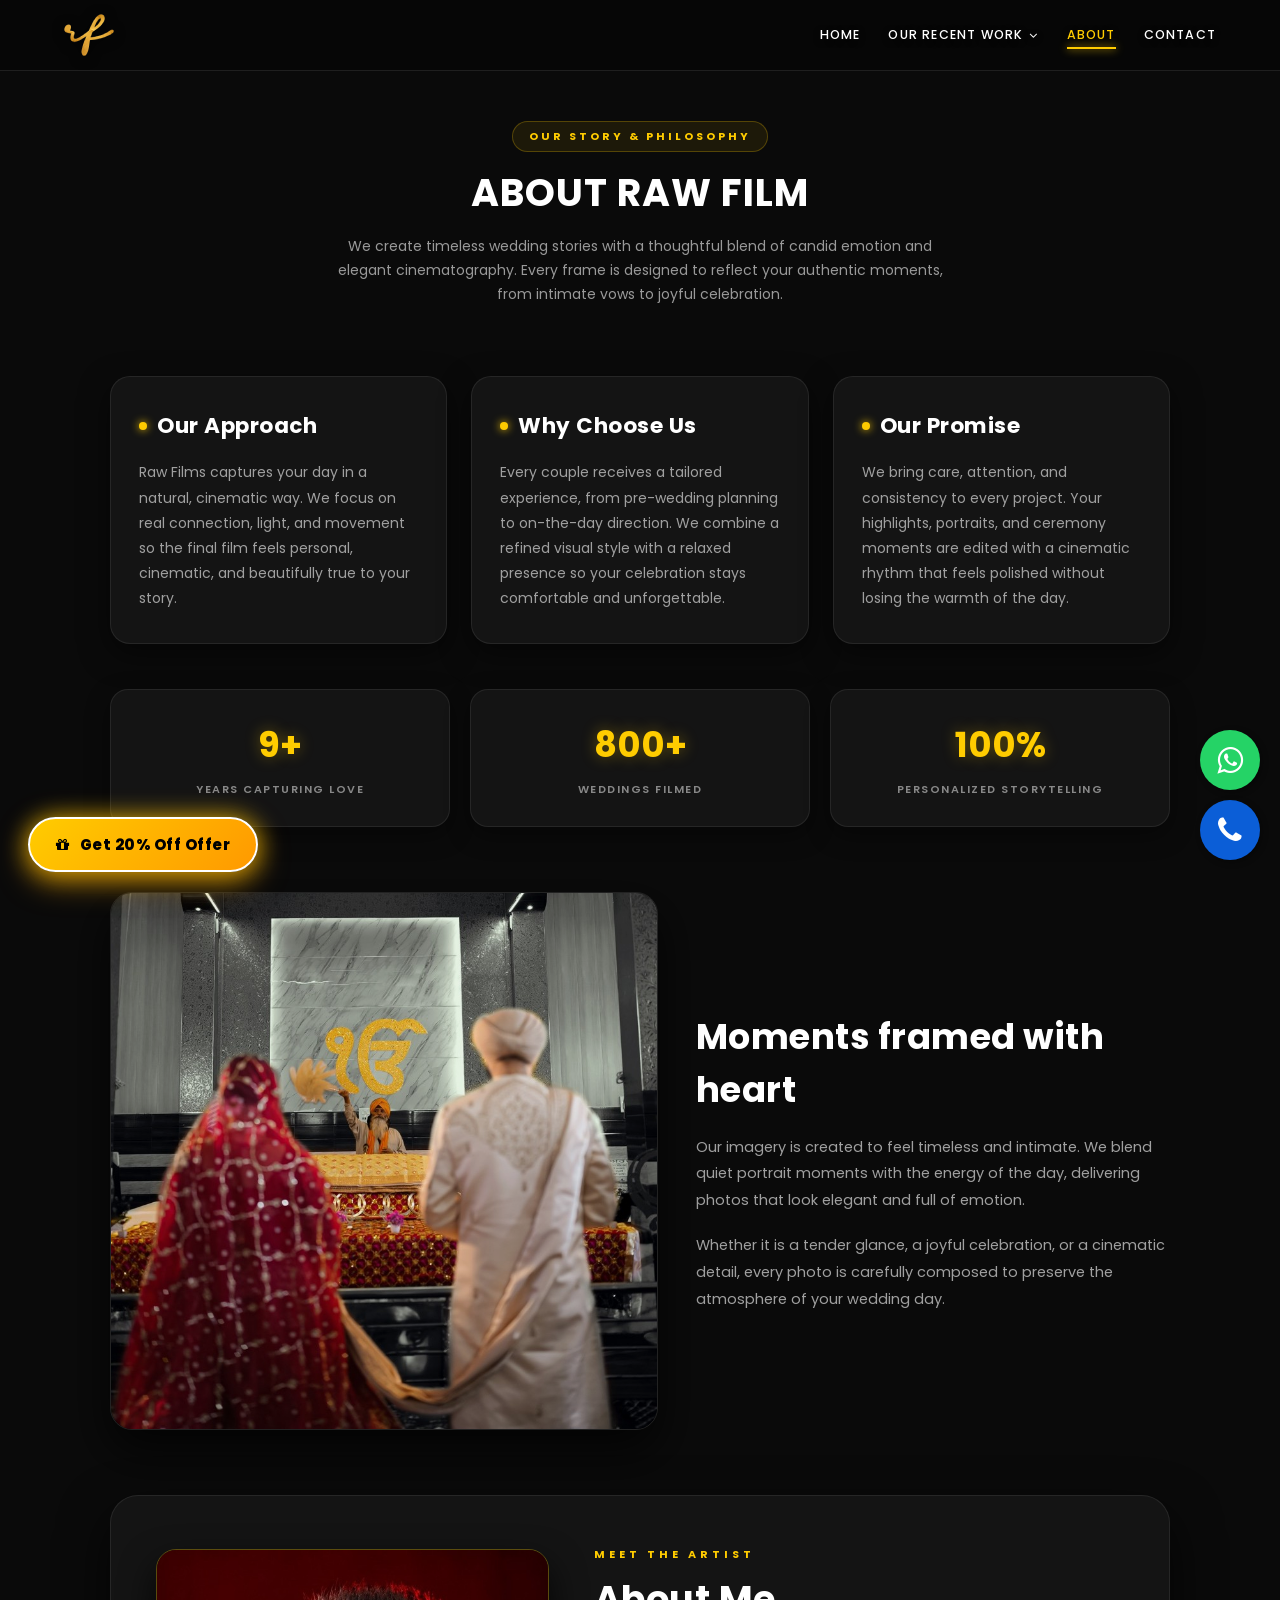
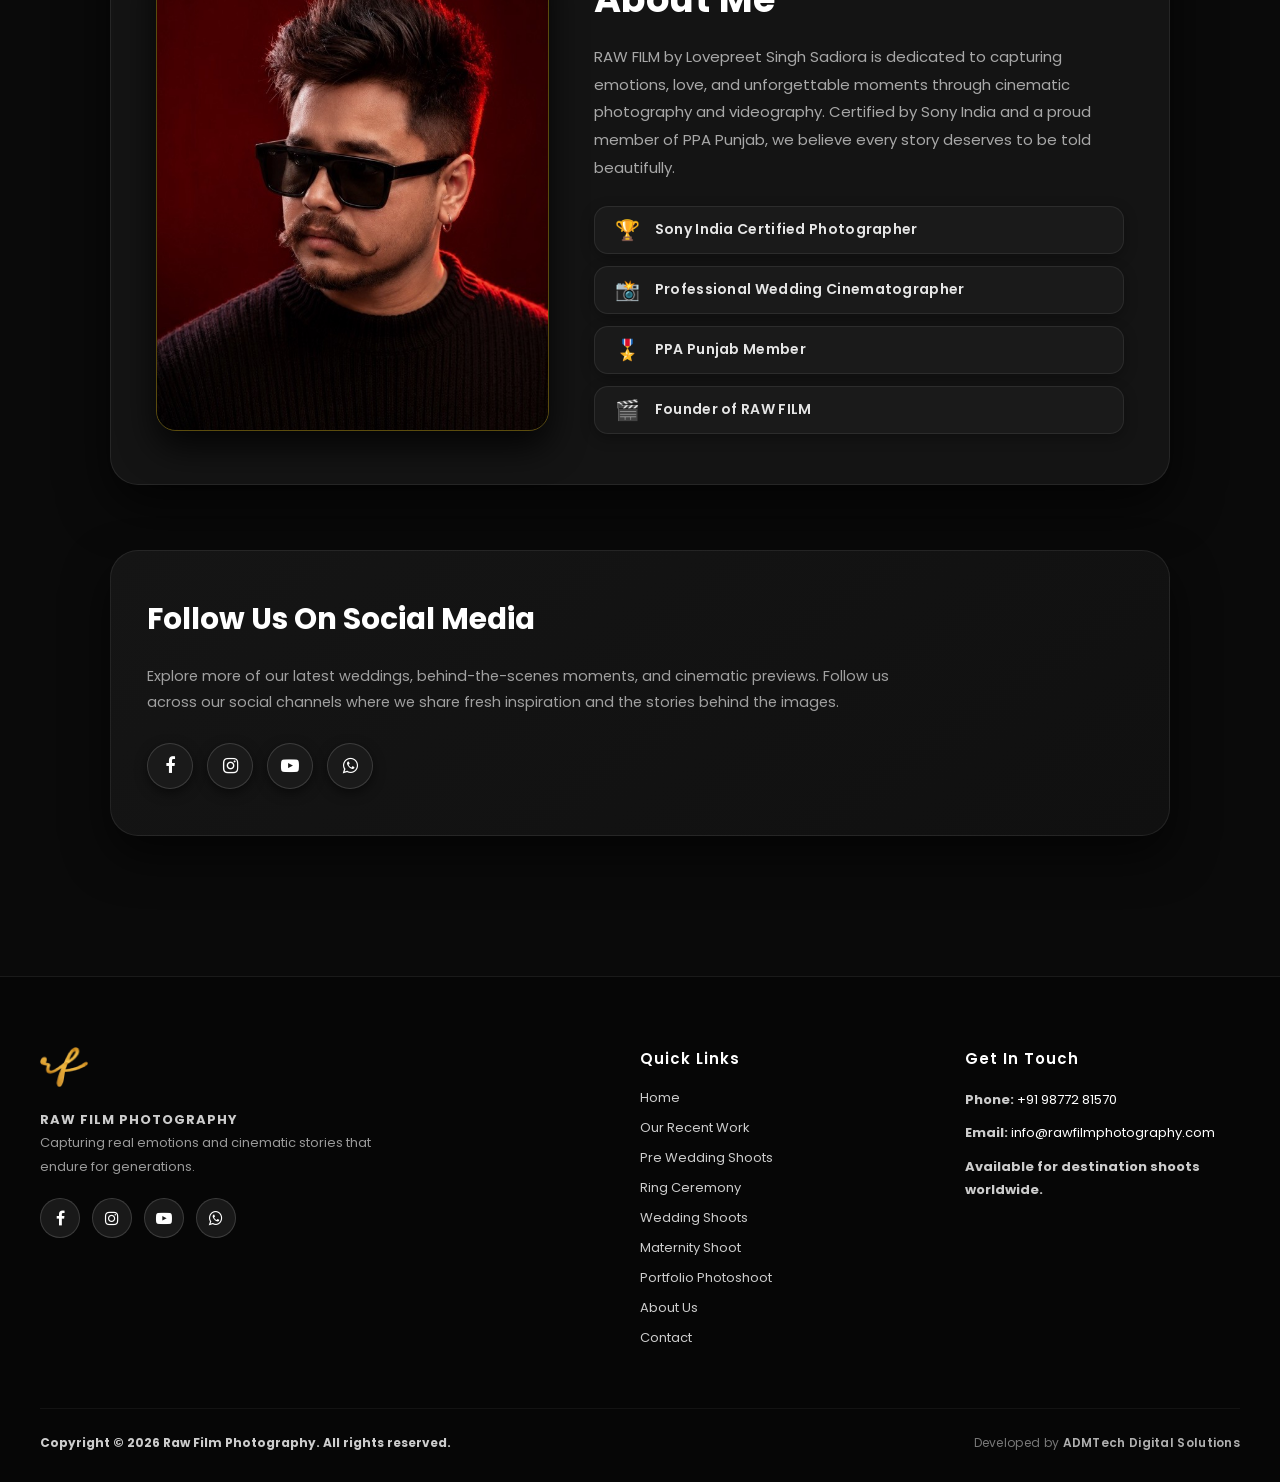
<file: about.html>
<!DOCTYPE html>
<html lang="en">

<head>
    <meta charset="UTF-8">
    <meta name="viewport" content="width=device-width, initial-scale=1.0">
    <title>About Us | RAW FILM Photography</title>
    <meta name="description"
        content="Discover the story of RAW FILM by Lovepreet Singh Sadiora. Sony India Certified luxury wedding photographer and cinematographer based in Punjab.">
    <link rel="canonical" href="https://rawfilmphotography.com/about.html">

    <!-- Favicon -->
    <link rel="icon" type="image/webp" href="/image/favicon.webp">
    <link rel="apple-touch-icon" href="/image/favicon.webp">

    <!-- Stylesheets with Cache Buster -->
    <link rel="stylesheet" href="/css/details.css?v=3.0">
    <link rel="stylesheet" href="https://cdnjs.cloudflare.com/ajax/libs/font-awesome/4.7.0/css/font-awesome.min.css"
        crossorigin="anonymous">

    <style>
        /* Instant Guaranteed Dark Theme */
        body {
            background-color: #0a0a0a !important;
            color: #f0f0f0 !important;
            margin: 0;
            overflow-x: hidden;
            font-family: 'Poppins', sans-serif;
        }

        .about-main {
            margin: 0 auto;
            max-width: 1100px;
            padding: 10px 20px 80px;
            box-sizing: border-box;
        }

        .about-grid {
            display: grid;
            gap: 24px;
            grid-template-columns: repeat(auto-fit, minmax(280px, 1fr));
            margin-top: 30px;
        }

        .card {
            border: 1px solid rgba(255, 255, 255, 0.08);
            border-radius: 20px;
            padding: 32px 28px;
            background: #141414;
            box-shadow: 0 10px 30px rgba(0, 0, 0, 0.5);
            transition: transform 0.35s ease, border-color 0.35s ease, box-shadow 0.35s ease;
        }

        .card:hover {
            transform: translateY(-6px);
            border-color: rgba(255, 204, 0, 0.45);
            box-shadow: 0 18px 40px rgba(0, 0, 0, 0.8), 0 0 18px rgba(255, 204, 0, 0.2);
        }

        .card h2 {
            margin-top: 0;
            font-size: 1.35rem;
            letter-spacing: 0.5px;
            color: #ffffff;
            display: flex;
            align-items: center;
            gap: 10px;
        }

        .card h2::before {
            content: '';
            display: inline-block;
            width: 8px;
            height: 8px;
            background: #ffcc00;
            border-radius: 50%;
            box-shadow: 0 0 8px #ffcc00;
        }

        .card p {
            margin: 16px 0 0;
            color: #a0a0a0;
            line-height: 1.8;
            font-size: 14px;
        }

        /* Stats */
        .stats {
            display: grid;
            gap: 20px;
            grid-template-columns: repeat(3, 1fr);
            margin-top: 45px;
        }

        .stat {
            background: #141414;
            border: 1px solid rgba(255, 255, 255, 0.08);
            border-radius: 18px;
            padding: 28px 18px;
            text-align: center;
            box-shadow: 0 8px 24px rgba(0, 0, 0, 0.4);
            transition: transform 0.3s ease, border-color 0.3s ease;
        }

        .stat:hover {
            transform: translateY(-4px);
            border-color: rgba(255, 204, 0, 0.4);
        }

        .stat strong {
            display: block;
            font-size: 2.2rem;
            font-weight: 700;
            color: #ffcc00;
            text-shadow: 0 0 15px rgba(255, 204, 0, 0.35);
        }

        .stat span {
            display: block;
            margin-top: 10px;
            color: #888;
            text-transform: uppercase;
            letter-spacing: 1.5px;
            font-size: 11px;
            font-weight: 600;
        }

        /* Photo Highlight */
        .photo-highlight {
            display: grid;
            gap: 40px;
            align-items: center;
            grid-template-columns: 1.15fr 1fr;
            margin-top: 65px;
        }

        .photo-highlight img {
            width: 100%;
            border-radius: 22px;
            object-fit: cover;
            min-height: 380px;
            box-shadow: 0 20px 45px rgba(0, 0, 0, 0.75);
            border: 1px solid rgba(255, 255, 255, 0.1);
            filter: brightness(95%);
        }

        .photo-copy {
            display: flex;
            flex-direction: column;
            gap: 18px;
        }

        .photo-copy h2 {
            margin: 0;
            font-size: 2.2rem;
            color: #ffffff;
            letter-spacing: 0.5px;
        }

        .photo-copy p {
            margin: 0;
            color: #a0a0a0;
            line-height: 1.85;
            font-size: 14.5px;
        }

        /* About Me Section */
        .about-me-section {
            background: #141414;
            border: 1px solid rgba(255, 255, 255, 0.08);
            border-radius: 28px;
            padding: 50px 45px;
            margin: 65px auto 40px;
            box-shadow: 0 20px 50px rgba(0, 0, 0, 0.7);
        }

        .about-me-grid {
            display: grid;
            grid-template-columns: 1fr 1.35fr;
            gap: 45px;
            align-items: center;
        }

        .about-me-img-wrapper {
            border-radius: 20px;
            overflow: hidden;
            height: 100%;
            min-height: 400px;
            max-height: 480px;
            box-shadow: 0 16px 35px rgba(0, 0, 0, 0.8);
            border: 1.5px solid rgba(255, 204, 0, 0.3);
        }

        .about-me-img-wrapper img {
            width: 100%;
            height: 100%;
            object-fit: cover;
            display: block;
            filter: brightness(95%);
        }

        .about-me-content .sub-title {
            color: #ffcc00;
            letter-spacing: 4px;
            font-size: 11px;
            font-weight: 700;
            text-transform: uppercase;
            display: block;
            margin-bottom: 8px;
        }

        .about-me-content h2 {
            font-size: 2.3rem;
            font-weight: 700;
            color: #ffffff;
            margin: 0 0 16px;
            letter-spacing: 0.5px;
        }

        .about-me-content .about-bio {
            color: #a8a8a8;
            font-size: 15px;
            line-height: 1.85;
            margin: 0 0 24px;
        }

        .about-badges {
            list-style: none;
            padding: 0;
            margin: 0;
            display: flex;
            flex-direction: column;
            gap: 12px;
        }

        .about-badges li {
            display: flex;
            align-items: center;
            justify-content: flex-start;
            text-align: left;
            gap: 14px;
            background: #1a1a1a;
            border: 1px solid rgba(255, 255, 255, 0.08);
            padding: 13px 20px;
            border-radius: 14px;
            box-shadow: 0 4px 14px rgba(0, 0, 0, 0.3);
            transition: transform 0.25s ease, border-color 0.25s ease, background 0.25s ease, box-shadow 0.25s ease;
            box-sizing: border-box;
        }

        .about-badges li:hover {
            transform: translateX(5px);
            background: #202020;
            border-color: #ffcc00;
            box-shadow: 0 6px 20px rgba(255, 204, 0, 0.25);
        }

        .about-badges .badge-icon {
            font-size: 20px;
            line-height: 1;
            display: flex;
            align-items: center;
            justify-content: center;
            width: 26px;
            flex-shrink: 0;
        }

        .about-badges .badge-text {
            font-size: 14px;
            font-weight: 600;
            color: #e5e5e5;
            line-height: 1.35;
            letter-spacing: 0.3px;
            text-align: left;
        }

        /* Social Media Section */
        .social-media-section {
            display: grid;
            gap: 22px;
            padding: 46px 36px;
            margin-top: 65px;
            border-radius: 28px;
            background: linear-gradient(145deg, #151515 0%, #101010 100%);
            border: 1px solid rgba(255, 255, 255, 0.08);
            box-shadow: 0 20px 45px rgba(0, 0, 0, 0.6);
        }

        .social-media-section .social-header {
            display: flex;
            gap: 18px;
            align-items: center;
            justify-content: space-between;
            flex-wrap: wrap;
        }

        .social-media-section .social-header h2 {
            margin: 0;
            font-size: 1.85rem;
            font-weight: 700;
            color: #ffffff;
        }

        .social-media-section .social-header .insta-handle {
            color: #ffcc00;
            font-weight: 600;
            font-size: 13.5px;
            letter-spacing: 0.03em;
            padding: 8px 20px;
            background: #1a1a1a;
            border: 1.5px solid rgba(255, 204, 0, 0.4);
            border-radius: 25px;
            text-decoration: none;
            transition: all 0.25s ease;
            box-shadow: 0 4px 14px rgba(0, 0, 0, 0.4);
        }

        .social-media-section .social-header .insta-handle:hover {
            background: #ffcc00;
            color: #000;
            box-shadow: 0 6px 20px rgba(255, 204, 0, 0.45);
            transform: translateY(-2px);
        }

        .social-media-section p {
            margin: 0;
            color: #a0a0a0;
            line-height: 1.8;
            font-size: 14.5px;
            max-width: 760px;
        }

        .social-links-row {
            display: flex;
            align-items: center;
            gap: 14px;
            margin-top: 6px;
        }

        .social-links-row a {
            display: inline-flex;
            align-items: center;
            justify-content: center;
            width: 44px;
            height: 44px;
            background: #1a1a1a;
            border: 1.5px solid rgba(255, 255, 255, 0.15);
            border-radius: 50%;
            color: #ffffff;
            font-size: 18px;
            text-decoration: none;
            box-shadow: 0 4px 12px rgba(0, 0, 0, 0.5);
            transition: all 0.3s ease;
        }

        .social-links-row a:hover {
            background: #ffcc00;
            border-color: #ffcc00;
            color: #000000;
            transform: translateY(-3px);
            box-shadow: 0 8px 20px rgba(255, 204, 0, 0.45);
        }

        @media (max-width: 900px) {
            .photo-highlight {
                grid-template-columns: 1fr;
            }

            .about-me-grid {
                grid-template-columns: 1fr;
                gap: 32px;
            }

            .about-me-section {
                padding: 35px 20px;
                text-align: center;
            }

            .about-me-img-wrapper {
                min-height: 280px;
                max-height: 380px;
                max-width: 400px;
                margin: 0 auto;
            }

            .about-me-content {
                text-align: center;
            }

            .about-me-content .sub-title {
                text-align: center;
                margin: 0 auto 8px;
            }

            .about-me-content h2 {
                font-size: 1.85rem;
                text-align: center;
                margin: 0 auto 16px;
            }

            .about-me-content .about-bio {
                text-align: center;
                margin: 0 auto 24px;
            }

            .about-badges {
                max-width: 440px;
                margin: 0 auto;
                width: 100%;
            }
        }

        @media (max-width: 720px) {
            .stats {
                grid-template-columns: 1fr;
                gap: 14px;
            }

            .social-media-section {
                padding: 35px 20px;
                text-align: center;
            }

            .social-media-section .social-header {
                justify-content: center;
                text-align: center;
            }

            .social-links-row {
                justify-content: center;
            }
        }
    </style>
</head>

<body class="prewedding-page gallery-page">
    <!-- Global Header Component (Single Line) -->
    <div id="site-header"></div>
    <script src="/header.js?v=2.1"></script>

    <!-- Page Header (Pre-Wedding Theme) -->
    <header class="prewedding-hero gallery-hero">
        <span class="prewedding-badge gallery-badge">Our Story &amp; Philosophy</span>
        <h1>About Raw Film</h1>
        <p>We create timeless wedding stories with a thoughtful blend of candid emotion and elegant cinematography.
            Every frame is designed to reflect your authentic moments, from intimate vows to joyful celebration.</p>
    </header>

    <main class="about-main">
        <div class="about-grid">
            <article class="card">
                <h2>Our Approach</h2>
                <p>Raw Films captures your day in a natural, cinematic way. We focus on real connection, light, and
                    movement so the final film feels personal, cinematic, and beautifully true to your story.</p>
            </article>
            <article class="card">
                <h2>Why Choose Us</h2>
                <p>Every couple receives a tailored experience, from pre-wedding planning to on-the-day direction. We
                    combine a refined visual style with a relaxed presence so your celebration stays comfortable and
                    unforgettable.</p>
            </article>
            <article class="card">
                <h2>Our Promise</h2>
                <p>We bring care, attention, and consistency to every project. Your highlights, portraits, and ceremony
                    moments are edited with a cinematic rhythm that feels polished without losing the warmth of the day.
                </p>
            </article>
        </div>

        <section class="stats">
            <div class="stat">
                <strong>9+</strong>
                <span>Years capturing love</span>
            </div>
            <div class="stat">
                <strong>800+</strong>
                <span>Weddings filmed</span>
            </div>
            <div class="stat">
                <strong>100%</strong>
                <span>Personalized storytelling</span>
            </div>
        </section>

        <section class="photo-highlight">
            <img src="/image/about.jpeg" alt="Wedding photography highlight" loading="lazy">
            <div class="photo-copy">
                <h2>Moments framed with heart</h2>
                <p>Our imagery is created to feel timeless and intimate. We blend quiet portrait moments with the energy
                    of the day, delivering photos that look elegant and full of emotion.</p>
                <p>Whether it is a tender glance, a joyful celebration, or a cinematic detail, every photo is carefully
                    composed to preserve the atmosphere of your wedding day.</p>
            </div>
        </section>

        <!-- About Me Section -->
        <section class="about-me-section">
            <div class="about-me-grid">
                <div class="about-me-img-wrapper">
                    <img src="/image/me.jpeg" alt="Lovepreet Singh Sadiora - Founder of RAW FILM" loading="lazy">
                </div>
                <div class="about-me-content">
                    <span class="sub-title">MEET THE ARTIST</span>
                    <h2>About Me</h2>
                    <p class="about-bio">
                        RAW FILM by Lovepreet Singh Sadiora is dedicated to capturing emotions, love, and
                        unforgettable moments through cinematic photography and videography. Certified by Sony India
                        and a proud member of PPA Punjab, we believe every story deserves to be told beautifully.
                    </p>
                    <ul class="about-badges">
                        <li><span class="badge-icon">🏆</span> <span class="badge-text">Sony India Certified
                                Photographer</span></li>
                        <li><span class="badge-icon">📸</span> <span class="badge-text">Professional Wedding
                                Cinematographer</span></li>
                        <li><span class="badge-icon">🎖️</span> <span class="badge-text">PPA Punjab Member</span>
                        </li>
                        <li><span class="badge-icon">🎬</span> <span class="badge-text">Founder of RAW FILM</span>
                        </li>
                    </ul>
                </div>
            </div>
        </section>

        <section class="social-media-section">
            <div class="social-header">
                <h2>Follow Us On Social Media</h2>
            </div>
            <p>Explore more of our latest weddings, behind-the-scenes moments, and cinematic previews. Follow us across
                our social channels where we share fresh inspiration and the stories behind the images.</p>
            <div class="social-links-row">
                <a href="https://www.facebook.com/lucky.singh.261176" target="_blank" rel="noreferrer"
                    aria-label="Facebook"><i class="fa fa-facebook"></i></a>
                <a href="https://www.instagram.com/rawfilm13" target="_blank" rel="noreferrer" aria-label="Instagram"><i
                        class="fa fa-instagram"></i></a>
                <a href="https://www.youtube.com/@rawfilm13" target="_blank" rel="noreferrer" aria-label="YouTube"><i
                        class="fa fa-youtube-play"></i></a>
                <a href="https://wa.me/+919877281570" target="_blank" rel="noreferrer" aria-label="WhatsApp"><i
                        class="fa fa-whatsapp"></i></a>
            </div>
        </section>
    </main>

    <!-- Global Footer Component (Single Line) -->
    <div id="site-footer"></div>
    <script src="/footer.js?v=2.1"></script>
    <script src="/popup.js?v=4.0"></script>
</body>

</html>
</file>
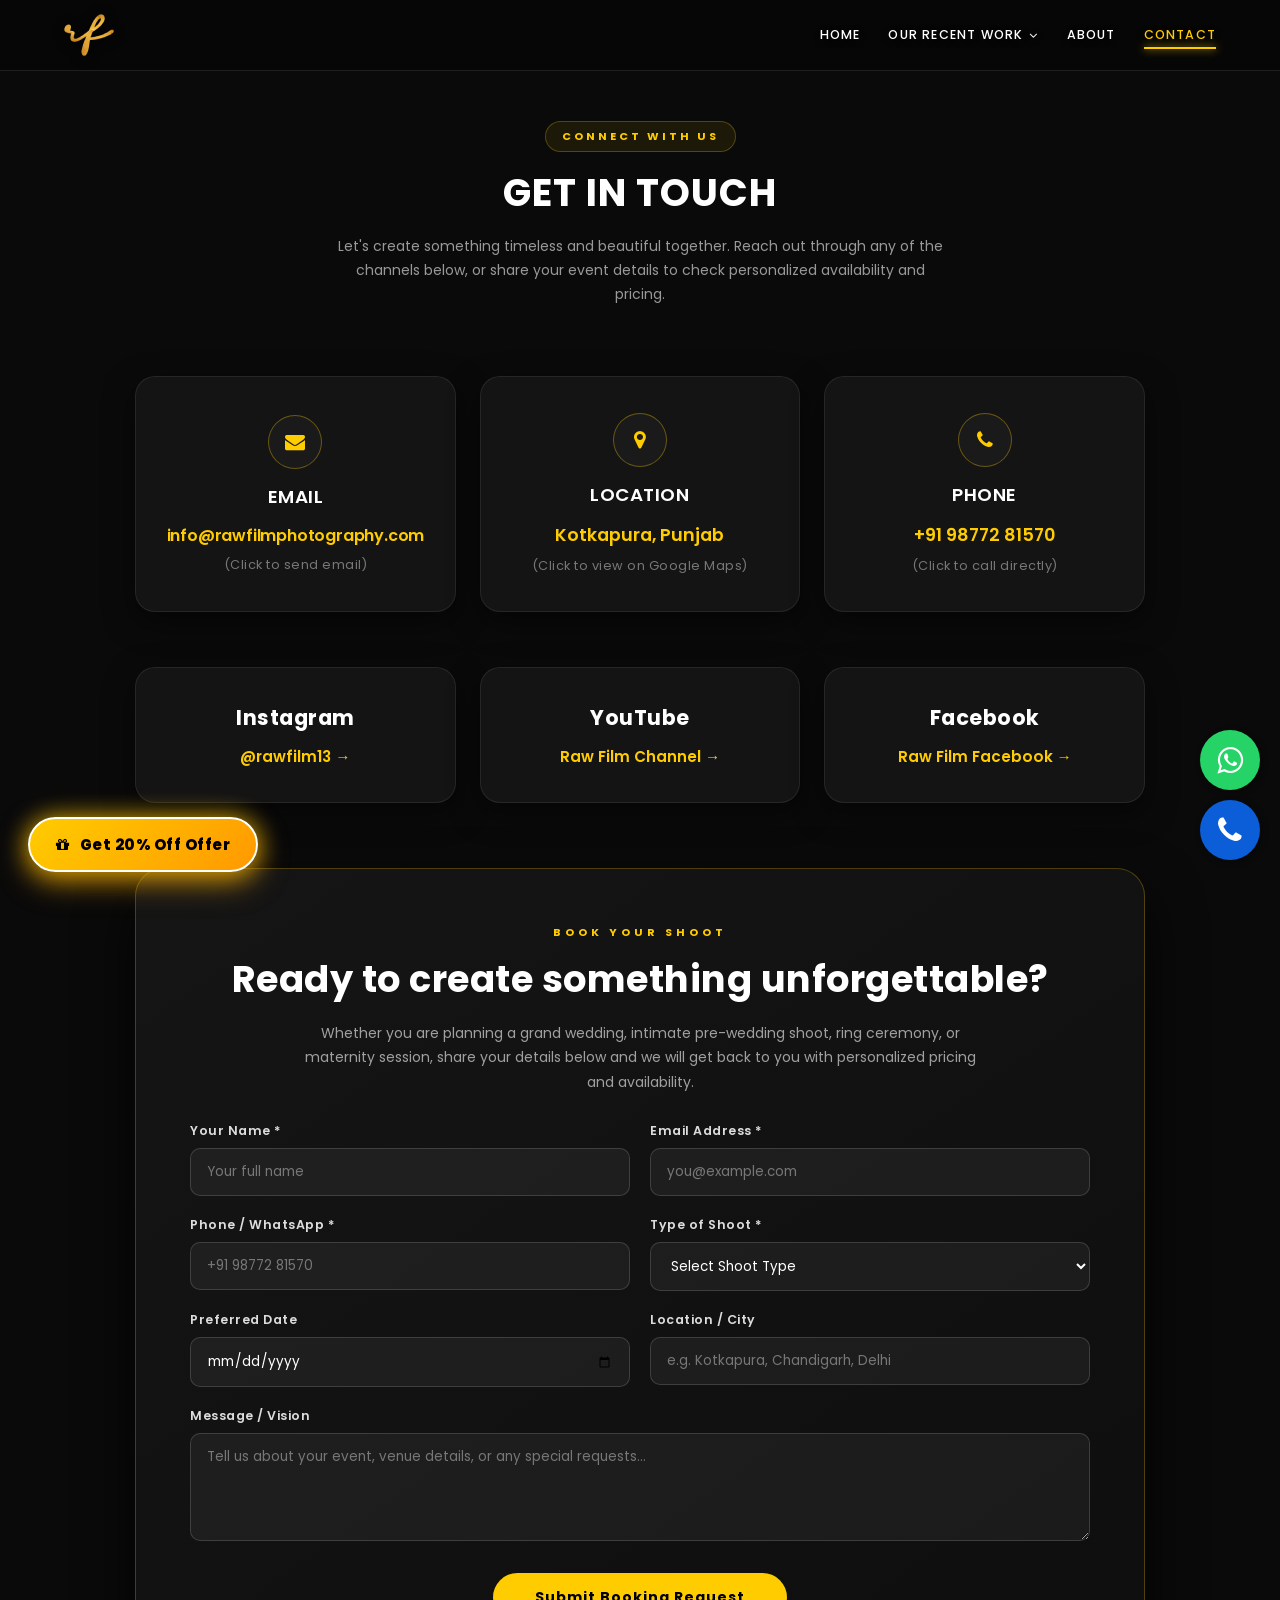
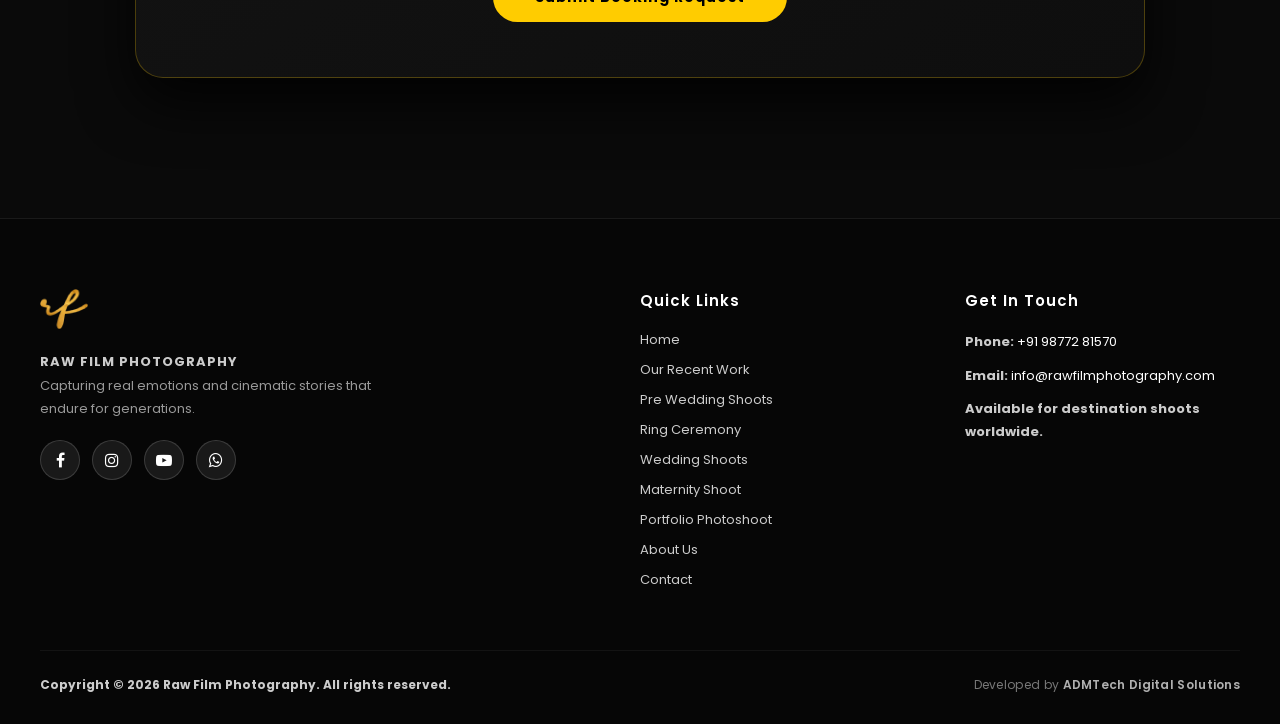
<file: contact.html>
<!DOCTYPE html>
<html lang="en">

<head>
    <meta charset="UTF-8">
    <meta name="viewport" content="width=device-width, initial-scale=1.0">
    <title>Contact Us | RAW FILM Photography</title>
    <meta name="description" content="Get in touch with RAW FILM by Lovepreet Singh Sadiora. Book luxury wedding photography, pre-wedding shoots, and cinematography in Punjab & worldwide.">
    <link rel="canonical" href="https://rawfilmphotography.com/contact.html">

    <!-- Favicon -->
    <link rel="icon" type="image/webp" href="/image/favicon.webp">
    <link rel="apple-touch-icon" href="/image/favicon.webp">

    <!-- Stylesheets with Cache Buster -->
    <link rel="stylesheet" href="/css/details.css?v=3.0">
    <link rel="stylesheet" href="https://cdnjs.cloudflare.com/ajax/libs/font-awesome/4.7.0/css/font-awesome.min.css" crossorigin="anonymous">

    <style>
        /* Instant Guaranteed Dark Theme */
        body {
            background-color: #0a0a0a !important;
            color: #f0f0f0 !important;
            margin: 0;
            overflow-x: hidden;
            font-family: 'Poppins', sans-serif;
        }

        .contact-main {
            margin: 0 auto;
            max-width: 1050px;
            padding: 10px 20px 80px;
            box-sizing: border-box;
        }

        .contact-grid {
            display: grid;
            gap: 24px;
            grid-template-columns: repeat(auto-fit, minmax(280px, 1fr));
            margin-top: 30px;
        }

        .contact-card-link {
            text-decoration: none;
            color: inherit;
            display: block;
            height: 100%;
        }

        .contact-card {
            border: 1px solid rgba(255, 255, 255, 0.08);
            border-radius: 20px;
            padding: 36px 20px;
            background: #141414;
            box-shadow: 0 10px 30px rgba(0, 0, 0, 0.5);
            text-align: center;
            transition: transform 0.35s ease, border-color 0.35s ease, box-shadow 0.35s ease;
            height: 100%;
            display: flex;
            flex-direction: column;
            justify-content: center;
            align-items: center;
            box-sizing: border-box;
        }

        .contact-card:hover {
            transform: translateY(-6px);
            border-color: rgba(255, 204, 0, 0.5);
            box-shadow: 0 18px 42px rgba(0, 0, 0, 0.8), 0 0 20px rgba(255, 204, 0, 0.25);
        }

        .contact-card .card-icon {
            width: 52px;
            height: 52px;
            border-radius: 50%;
            background: #1a1a1a;
            border: 1px solid rgba(255, 204, 0, 0.35);
            color: #ffcc00;
            display: flex;
            align-items: center;
            justify-content: center;
            font-size: 20px;
            margin-bottom: 14px;
            transition: transform 0.3s ease, background 0.3s ease, color 0.3s ease;
        }

        .contact-card:hover .card-icon {
            transform: scale(1.1);
            background: #ffcc00;
            color: #000000;
        }

        .contact-card h3 {
            margin: 0 0 8px;
            font-size: 1.15rem;
            letter-spacing: 0.5px;
            text-transform: uppercase;
            color: #ffffff;
            font-weight: 600;
        }

        .contact-card p {
            margin: 6px 0 0;
            color: #ffcc00;
            font-size: 1.1rem;
            line-height: 1.5;
            font-weight: 600;
        }

        .contact-card .email-value {
            font-size: clamp(0.85rem, 1.25vw, 1.02rem);
            word-break: break-all;
            letter-spacing: -0.2px;
        }

        .contact-card .sub-hint {
            display: block;
            margin-top: 8px;
            font-size: 0.8rem;
            color: #777;
            font-weight: 400;
            letter-spacing: 0.5px;
        }

        /* Social Cards */
        .social-links {
            display: grid;
            gap: 24px;
            grid-template-columns: repeat(auto-fit, minmax(240px, 1fr));
            margin-top: 55px;
        }

        .social-card {
            border: 1px solid rgba(255, 255, 255, 0.08);
            border-radius: 20px;
            padding: 34px 24px;
            background: #141414;
            box-shadow: 0 10px 30px rgba(0, 0, 0, 0.5);
            text-align: center;
            transition: transform 0.35s ease, border-color 0.35s ease, box-shadow 0.35s ease;
        }

        .social-card:hover {
            transform: translateY(-5px);
            border-color: rgba(255, 204, 0, 0.5);
            box-shadow: 0 16px 36px rgba(0, 0, 0, 0.8), 0 0 18px rgba(255, 204, 0, 0.2);
        }

        .social-card h3 {
            margin: 0;
            font-size: 1.3rem;
            letter-spacing: 0.5px;
            color: #ffffff;
        }

        .social-card a {
            color: #ffcc00;
            text-decoration: none;
            font-weight: 600;
            display: inline-block;
            margin-top: 12px;
            font-size: 0.95rem;
            transition: color 0.25s ease, transform 0.25s ease;
        }

        .social-card a:hover {
            color: #ffffff;
            transform: scale(1.05);
        }

        /* Booking CTA Section */
        .cta-section {
            display: block;
            padding: 55px 36px;
            margin-top: 65px;
            border-radius: 28px;
            background: linear-gradient(145deg, #151515, #0e0e0e);
            border: 1.5px solid rgba(255, 204, 0, 0.25);
            color: #ffffff;
            box-shadow: 0 25px 55px rgba(0, 0, 0, 0.8);
            text-align: center;
            box-sizing: border-box;
        }

        .cta-section .sub-title {
            color: #ffcc00;
            letter-spacing: 4px;
            font-size: 11px;
            font-weight: 700;
            text-transform: uppercase;
            display: block;
            margin-bottom: 10px;
        }

        .cta-section h2 {
            margin: 0;
            font-size: 2.3rem;
            letter-spacing: 0.5px;
            color: #ffffff;
        }

        .cta-section p {
            margin: 14px auto 0;
            color: #a0a0a0;
            line-height: 1.75;
            max-width: 680px;
            font-size: 14px;
        }

        @media (max-width: 720px) {
            .cta-section {
                padding: 40px 18px;
            }

            .cta-section h2 {
                font-size: 1.8rem;
            }
        }
    </style>
</head>

<body class="prewedding-page gallery-page">
    <!-- Global Header Component (Single Line) -->
    <div id="site-header"></div>
    <script src="/header.js?v=2.1"></script>

    <!-- Page Header (Pre-Wedding Theme) -->
    <header class="prewedding-hero gallery-hero">
        <span class="prewedding-badge gallery-badge">Connect With Us</span>
        <h1>Get In Touch</h1>
        <p>Let's create something timeless and beautiful together. Reach out through any of the channels below, or share your event details to check personalized availability and pricing.</p>
    </header>

    <main class="contact-main">
        <div class="contact-grid">
            <a href="mailto:info@rawfilmphotography.com" class="contact-card-link">
                <article class="contact-card">
                    <div class="card-icon"><i class="fa fa-envelope"></i></div>
                    <h3>Email</h3>
                    <p class="contact-value email-value">info@rawfilmphotography.com</p>
                    <span class="sub-hint">(Click to send email)</span>
                </article>
            </a>
            <a href="https://maps.app.goo.gl/eGc9uzsrCskKiymy9" target="_blank" rel="noopener noreferrer" class="contact-card-link">
                <article class="contact-card">
                    <div class="card-icon"><i class="fa fa-map-marker"></i></div>
                    <h3>Location</h3>
                    <p class="contact-value">Kotkapura, Punjab</p>
                    <span class="sub-hint">(Click to view on Google Maps)</span>
                </article>
            </a>
            <a href="tel:+919877281570" class="contact-card-link">
                <article class="contact-card">
                    <div class="card-icon"><i class="fa fa-phone"></i></div>
                    <h3>Phone</h3>
                    <p class="contact-value">+91 98772 81570</p>
                    <span class="sub-hint">(Click to call directly)</span>
                </article>
            </a>
        </div>

        <section class="social-links">
            <div class="social-card">
                <h3>Instagram</h3>
                <a href="https://www.instagram.com/rawfilm13" target="_blank" rel="noreferrer">@rawfilm13 &rarr;</a>
            </div>
            <div class="social-card">
                <h3>YouTube</h3>
                <a href="https://www.youtube.com/@rawfilm13" target="_blank" rel="noreferrer">Raw Film Channel &rarr;</a>
            </div>
            <div class="social-card">
                <h3>Facebook</h3>
                <a href="https://www.facebook.com/lucky.singh.261176" target="_blank" rel="noreferrer">Raw Film Facebook &rarr;</a>
            </div>
        </section>

        <section class="cta-section">
            <span class="sub-title">BOOK YOUR SHOOT</span>
            <h2>Ready to create something unforgettable?</h2>
            <p>Whether you are planning a grand wedding, intimate pre-wedding shoot, ring ceremony, or maternity session, share your details below and we will get back to you with personalized pricing and availability.</p>
            <div id="booking-form-container"></div>
            <script src="/form.js"></script>
        </section>
    </main>

    <!-- Global Footer Component (Single Line) -->
    <div id="site-footer"></div>
    <script src="/footer.js?v=2.1"></script>
    <script src="/popup.js?v=4.0"></script>
</body>

</html>
</file>
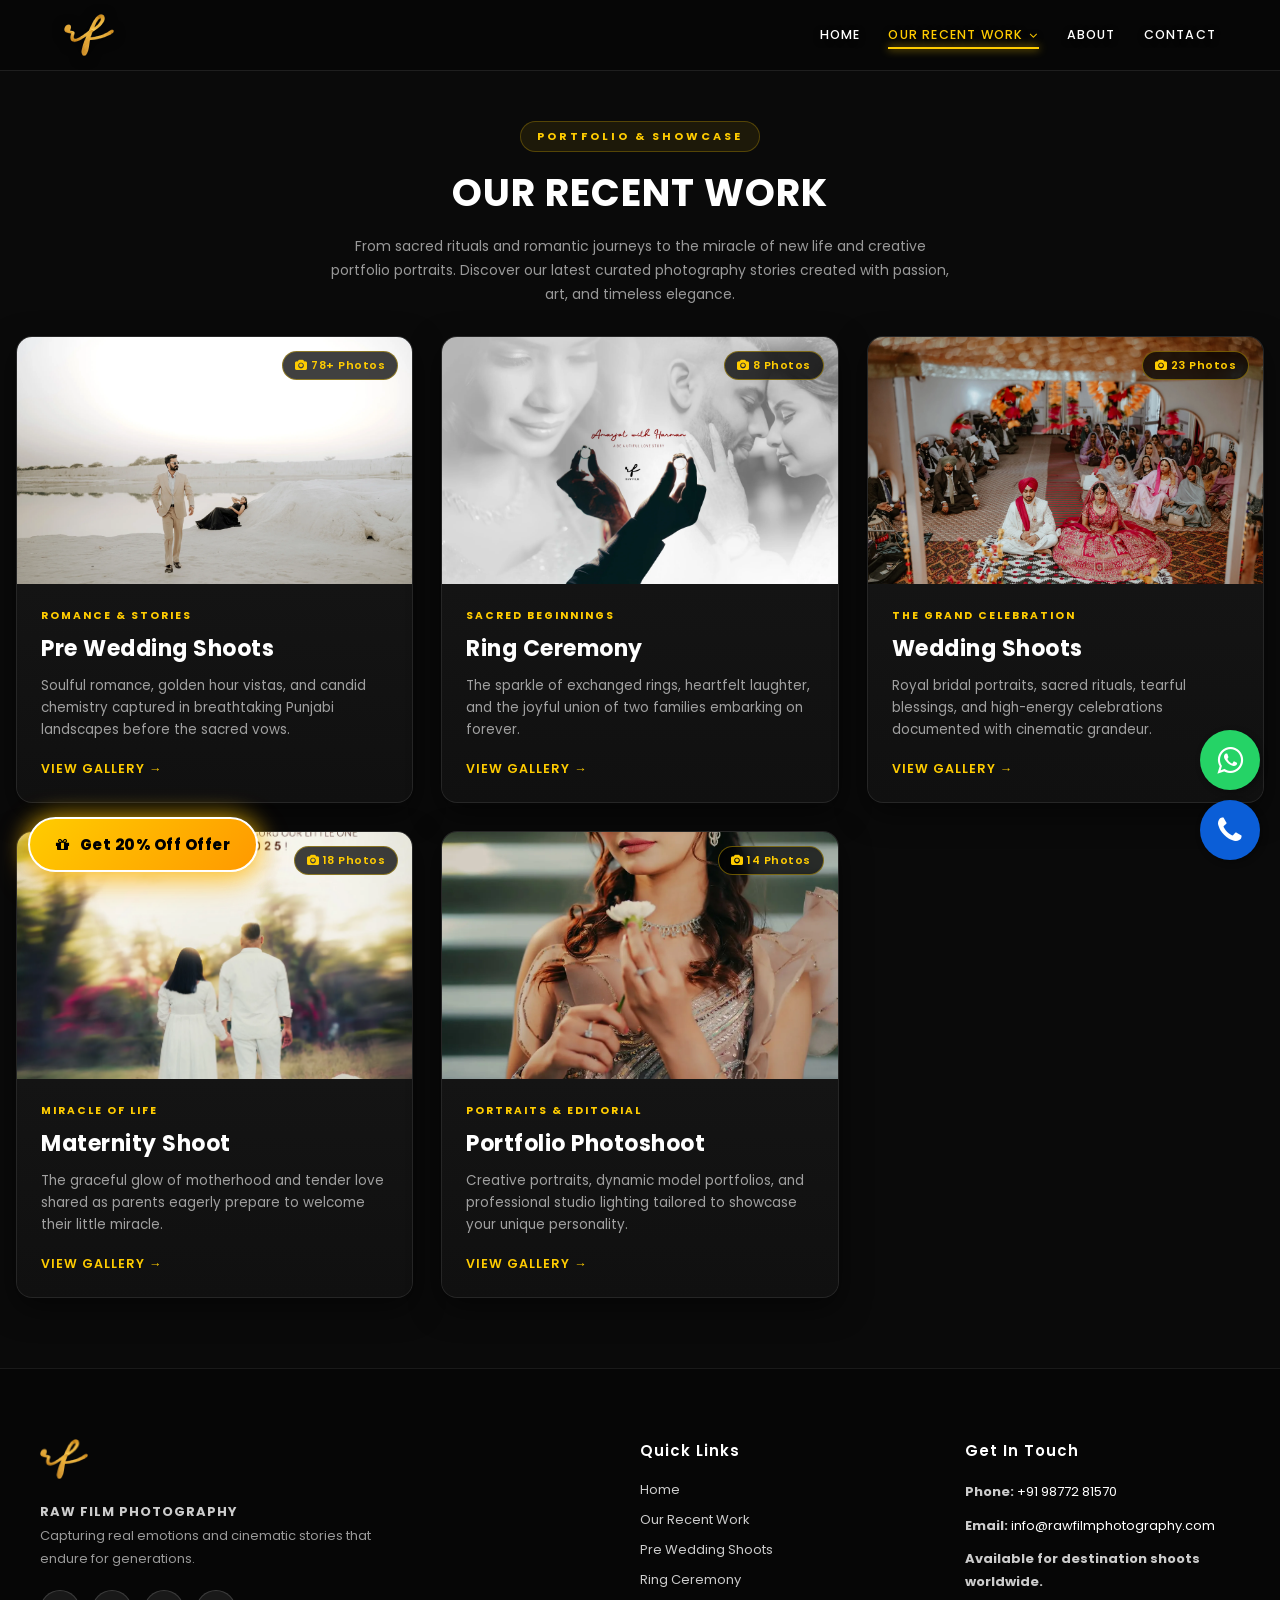
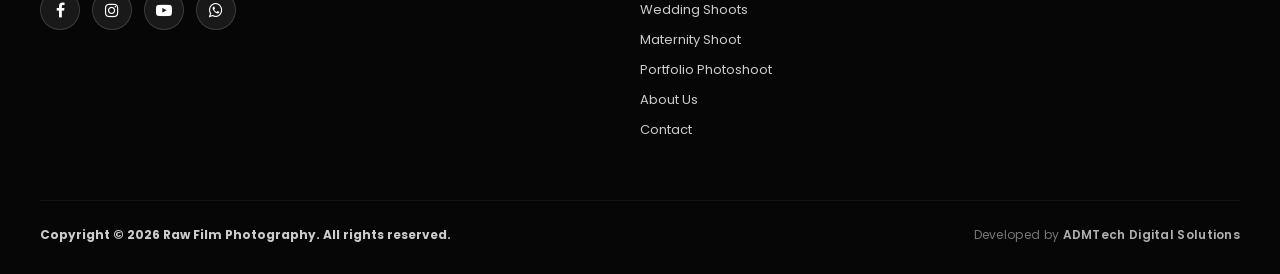
<file: recent-work.html>
<!DOCTYPE html>
<html lang="en">

<head>
    <meta charset="UTF-8">
    <meta name="viewport" content="width=device-width, initial-scale=1.0">
    <title>Our Recent Work | RAW FILM Photography</title>
    <meta name="description" content="Explore our recent photography and cinematography work across Punjab. Luxury pre-wedding shoots, sacred ring ceremonies, grand weddings, glowing maternity sessions, and editorial portfolios.">
    <link rel="canonical" href="https://rawfilmphotography.com/recent-work.html">

    <!-- Favicon -->
    <link rel="icon" type="image/webp" href="/image/favicon.webp">
    <link rel="apple-touch-icon" href="/image/favicon.webp">

    <!-- Stylesheets with Cache Buster -->
    <link rel="stylesheet" href="/css/details.css?v=3.0">
    <link rel="stylesheet" href="https://cdnjs.cloudflare.com/ajax/libs/font-awesome/4.7.0/css/font-awesome.min.css" crossorigin="anonymous">

    <style>
        /* Instant Guaranteed Dark Theme */
        body {
            background-color: #0a0a0a !important;
            color: #f0f0f0 !important;
            margin: 0;
            overflow-x: hidden;
        }
    </style>
</head>

<body class="prewedding-page gallery-page">
    <!-- Global Header Component (Single Line) -->
    <div id="site-header"></div>
    <script src="/header.js?v=2.1"></script>

    <!-- Page Header -->
    <header class="gallery-hero">
        <span class="gallery-badge">Portfolio &amp; Showcase</span>
        <h1>Our Recent Work</h1>
        <p>From sacred rituals and romantic journeys to the miracle of new life and creative portfolio portraits. Discover our latest curated photography stories created with passion, art, and timeless elegance.</p>
    </header>

    <!-- Categories Grid -->
    <main class="recent-work-grid">
        <!-- Pre Wedding Card -->
        <a href="/prewedding.html" class="recent-work-card">
            <div class="recent-work-img-wrapper">
                <img class="recent-work-img" src="/image/prewedding/Love%20&%20Kiran/cover.webp" alt="Pre Wedding Shoots - RAW FILM" loading="lazy">
                <span class="recent-work-count"><i class="fa fa-camera"></i> 78+ Photos</span>
            </div>
            <div class="recent-work-info">
                <span class="recent-work-tag">Romance &amp; Stories</span>
                <h2 class="recent-work-title">Pre Wedding Shoots</h2>
                <p class="recent-work-desc">Soulful romance, golden hour vistas, and candid chemistry captured in breathtaking Punjabi landscapes before the sacred vows.</p>
                <span class="recent-work-btn">View Gallery &rarr;</span>
            </div>
        </a>

        <!-- Ring Ceremony Card -->
        <a href="/ringceremony.html" class="recent-work-card">
            <div class="recent-work-img-wrapper">
                <img class="recent-work-img" src="/image/ringceremony/cover.webp" alt="Ring Ceremony Shoots - RAW FILM" loading="lazy">
                <span class="recent-work-count"><i class="fa fa-camera"></i> 8 Photos</span>
            </div>
            <div class="recent-work-info">
                <span class="recent-work-tag">Sacred Beginnings</span>
                <h2 class="recent-work-title">Ring Ceremony</h2>
                <p class="recent-work-desc">The sparkle of exchanged rings, heartfelt laughter, and the joyful union of two families embarking on forever.</p>
                <span class="recent-work-btn">View Gallery &rarr;</span>
            </div>
        </a>

        <!-- Wedding Card -->
        <a href="/wedding.html" class="recent-work-card">
            <div class="recent-work-img-wrapper">
                <img class="recent-work-img" src="/image/wedding/cover.webp" alt="Wedding Shoots - RAW FILM" loading="lazy">
                <span class="recent-work-count"><i class="fa fa-camera"></i> 23 Photos</span>
            </div>
            <div class="recent-work-info">
                <span class="recent-work-tag">The Grand Celebration</span>
                <h2 class="recent-work-title">Wedding Shoots</h2>
                <p class="recent-work-desc">Royal bridal portraits, sacred rituals, tearful blessings, and high-energy celebrations documented with cinematic grandeur.</p>
                <span class="recent-work-btn">View Gallery &rarr;</span>
            </div>
        </a>

        <!-- Maternity Card -->
        <a href="/maternity.html" class="recent-work-card">
            <div class="recent-work-img-wrapper">
                <img class="recent-work-img" src="/image/maternity/01.webp" alt="Maternity Shoot - RAW FILM" loading="lazy">
                <span class="recent-work-count"><i class="fa fa-camera"></i> 18 Photos</span>
            </div>
            <div class="recent-work-info">
                <span class="recent-work-tag">Miracle Of Life</span>
                <h2 class="recent-work-title">Maternity Shoot</h2>
                <p class="recent-work-desc">The graceful glow of motherhood and tender love shared as parents eagerly prepare to welcome their little miracle.</p>
                <span class="recent-work-btn">View Gallery &rarr;</span>
            </div>
        </a>

        <!-- Portfolio Photoshoot Card -->
        <a href="/portfolio.html" class="recent-work-card">
            <div class="recent-work-img-wrapper">
                <img class="recent-work-img" src="/image/portfolio/cover.webp" alt="Portfolio Photoshoot - RAW FILM" loading="lazy">
                <span class="recent-work-count"><i class="fa fa-camera"></i> 14 Photos</span>
            </div>
            <div class="recent-work-info">
                <span class="recent-work-tag">Portraits &amp; Editorial</span>
                <h2 class="recent-work-title">Portfolio Photoshoot</h2>
                <p class="recent-work-desc">Creative portraits, dynamic model portfolios, and professional studio lighting tailored to showcase your unique personality.</p>
                <span class="recent-work-btn">View Gallery &rarr;</span>
            </div>
        </a>
    </main>

    <!-- Global Footer Component (Single Line) -->
    <div id="site-footer"></div>
    <script src="/footer.js?v=2.1"></script>
    <script src="/popup.js?v=4.0"></script>
</body>

</html>
</file>
<file: css/style.css>
@import url('https://fonts.googleapis.com/css2?family=Poppins:ital,wght@0,100;0,200;0,300;0,400;0,500;0,600;0,700;0,800;0,900;1,100;1,200;1,300;1,400;1,500;1,600;1,700;1,800;1,900&display=swap');

html {
    scroll-behavior: smooth;
}

body {
    margin: 0;
    background-color: #000;
    color: #eee;
    font-family: Poppins, sans-serif;
    font-size: 13px;
    overflow-x: hidden;
}

a {
    text-decoration: none;
}

img {
    filter: brightness(80%);
}

header {
    position: absolute;
    top: 0;
    left: 0;
    width: 100%;
    height: 70px;
    display: flex;
    align-items: center;
    z-index: 1000;
    pointer-events: none;
}

header nav {
    pointer-events: auto;
    width: 1200px;
    max-width: 90%;
    margin: 0 auto;
    display: flex;
    justify-content: space-between;
    align-items: center;
}

.logo-link {
    display: flex;
    align-items: center;
    text-decoration: none;
}

.logo-link img.logo {
    height: 42px;
    width: auto;
    filter: drop-shadow(0 2px 6px rgba(0, 0, 0, 0.8));
    transition: transform 0.3s ease;
}

.logo-link img.logo:hover {
    transform: scale(1.05);
}

.navlinks {
    display: flex;
    align-items: center;
    gap: 28px;
}

.navlinks a {
    color: #ffffff;
    font-weight: 500;
    font-size: 12.5px;
    letter-spacing: 1.2px;
    text-transform: uppercase;
    text-decoration: none;
    text-shadow: 0 2px 6px rgba(0, 0, 0, 0.95), 0 0 12px rgba(0, 0, 0, 0.8);
    transition: color 0.3s ease, text-shadow 0.3s ease, transform 0.2s ease;
    display: inline-block;
    position: relative;
    padding: 5px 0;
}

.navlinks a::after {
    content: '';
    position: absolute;
    bottom: 0;
    left: 0;
    width: 0%;
    height: 2px;
    background-color: #ffcc00;
    transition: width 0.3s ease;
    box-shadow: 0 0 8px #ffcc00;
}

.navlinks a:hover {
    color: #ffffff;
    text-shadow: 0 2px 10px rgba(0, 0, 0, 1), 0 0 18px rgba(255, 204, 0, 0.6);
    transform: translateY(-2px);
}

.navlinks a:hover::after {
    width: 100%;
}

/* Nav Dropdown for Desktop */
.nav-dropdown {
    position: relative;
    display: inline-flex;
    align-items: center;
}

.nav-dropdown-trigger {
    display: inline-flex !important;
    align-items: center;
    gap: 6px;
    cursor: pointer;
}

.nav-dropdown-trigger i {
    font-size: 13px;
    transition: transform 0.3s ease, color 0.3s ease;
}

.nav-dropdown:hover .nav-dropdown-trigger i {
    transform: rotate(180deg);
    color: #ffcc00;
}

.nav-dropdown-menu {
    position: absolute;
    top: 100%;
    left: 50%;
    transform: translateX(-50%) translateY(10px);
    background: #111111;
    border: 1px solid rgba(255, 204, 0, 0.3);
    border-radius: 10px;
    padding: 8px 0;
    min-width: 230px;
    box-shadow: 0 14px 35px rgba(0, 0, 0, 0.85);
    backdrop-filter: blur(12px);
    -webkit-backdrop-filter: blur(12px);
    opacity: 0;
    visibility: hidden;
    pointer-events: none;
    transition: all 0.25s cubic-bezier(0.2, 0.8, 0.2, 1);
    z-index: 1001;
}

.nav-dropdown-menu::before {
    content: '';
    position: absolute;
    top: -15px;
    left: 0;
    width: 100%;
    height: 15px;
}

.nav-dropdown:hover .nav-dropdown-menu {
    opacity: 1;
    visibility: visible;
    pointer-events: auto;
    transform: translateX(-50%) translateY(0);
}

.nav-dropdown-menu a {
    display: block !important;
    padding: 10px 20px !important;
    font-size: 11.5px !important;
    color: #d6d6d6 !important;
    text-transform: uppercase;
    letter-spacing: 1px;
    font-weight: 500;
    text-decoration: none;
    transition: all 0.2s ease !important;
    border-left: 2px solid transparent;
    text-shadow: none !important;
    white-space: nowrap;
    position: relative;
}

.nav-dropdown-menu a::after {
    display: none !important;
}

.nav-dropdown-menu a:hover {
    background: rgba(255, 204, 0, 0.1) !important;
    color: #ffcc00 !important;
    border-left-color: #ffcc00;
    padding-left: 25px !important;
    transform: none !important;
    text-shadow: 0 0 12px rgba(255, 204, 0, 0.5) !important;
}

.hamburger {
    display: none;
    flex-direction: column;
    justify-content: space-between;
    width: 44px;
    height: 44px;
    padding: 12px 10px;
    box-sizing: border-box;
    background: rgba(0, 0, 0, 0.6);
    border: 1px solid rgba(255, 255, 255, 0.25);
    border-radius: 12px;
    backdrop-filter: blur(10px);
    -webkit-backdrop-filter: blur(10px);
    cursor: pointer;
    z-index: 1100;
    transition: all 0.3s ease;
    box-shadow: 0 4px 15px rgba(0, 0, 0, 0.5);
}

.hamburger span {
    display: block;
    width: 100%;
    height: 2.5px;
    background-color: #ffffff;
    border-radius: 2px;
    transition: all 0.3s ease-in-out;
    box-shadow: 0 1px 3px rgba(0, 0, 0, 0.8);
}

.hamburger:hover {
    background: rgba(255, 204, 0, 0.85);
    border-color: #ffcc00;
}

.hamburger.active span:nth-child(1) {
    transform: translateY(7.5px) rotate(45deg);
}

.hamburger.active span:nth-child(2) {
    opacity: 0;
    transform: scaleX(0);
}

.hamburger.active span:nth-child(3) {
    transform: translateY(-7.5px) rotate(-45deg);
}

@media (max-width: 768px) {
    header {
        height: 60px;
    }

    .hamburger {
        display: flex;
    }

    .navlinks {
        position: fixed;
        top: 0;
        right: -100%;
        width: min(280px, 80vw);
        height: 100vh;
        background: rgba(12, 12, 12, 0.95);
        backdrop-filter: blur(20px);
        -webkit-backdrop-filter: blur(20px);
        flex-direction: column;
        align-items: stretch;
        padding: 90px 24px 30px;
        gap: 16px;
        border-left: 1px solid rgba(255, 255, 255, 0.12);
        box-shadow: -15px 0 35px rgba(0, 0, 0, 0.85);
        transition: right 0.35s cubic-bezier(0.4, 0, 0.2, 1);
        z-index: 1050;
    }

    .navlinks.active {
        right: 0;
    }

    .navlinks a {
        text-align: left;
        font-size: 16px;
        letter-spacing: 1.5px;
        padding: 14px 4px;
        background: transparent;
        border: none;
        border-bottom: 1px solid rgba(255, 255, 255, 0.1);
        border-radius: 0;
        box-shadow: none;
        width: 100%;
        display: block;
    }

    .navlinks a:hover,
    .navlinks a:active {
        color: #ffcc00;
        transform: none;
    }

    .nav-dropdown {
        width: 100%;
        display: flex;
        flex-direction: column;
    }

    .nav-dropdown-menu {
        position: static;
        transform: none;
        opacity: 1;
        visibility: visible;
        pointer-events: auto;
        background: rgba(255, 255, 255, 0.03);
        border: 1px solid rgba(255, 255, 255, 0.08);
        border-radius: 8px;
        width: 100%;
        margin: 6px 0 10px;
        box-shadow: none;
        display: flex;
        flex-direction: column;
        padding: 4px 0;
        box-sizing: border-box;
    }

    .nav-dropdown-menu a {
        padding: 10px 14px !important;
        font-size: 13px !important;
        border-bottom: 1px solid rgba(255, 255, 255, 0.05) !important;
        color: #bbb !important;
    }

    .nav-dropdown-menu a:last-child {
        border-bottom: none !important;
    }
}

/* carousel */
.carousel {
    height: 100vh;
    margin-top: 0;
    width: 100%;
    overflow: hidden;
    position: relative;
}

.carousel .list .item {
    width: 100%;
    height: 100%;
    position: absolute;
    inset: 0 0 0 0;
    box-shadow: inset 0 0 250px rgba(0, 0, 0, 0.9);
}

.carousel .list .item img {
    width: 100%;
    height: 100%;
    object-fit: cover;
}

.carousel .list .item .content {
    position: absolute;
    top: 20%;
    width: 1140px;
    max-width: 80%;
    left: 50%;
    transform: translateX(-50%);
    padding-right: 30%;
    box-sizing: border-box;
    color: #fff;
    text-shadow: 0 5px 10px #0004;
}

.carousel .list .item .author {
    font-weight: bold;
    letter-spacing: 10px;
}

.carousel .list .item .title,
.carousel .list .item .topic {
    font-size: 5em;
    font-weight: bold;
    line-height: 1.3em;
}

.carousel .list .item .topic {
    color: #ffcc00;
}

.carousel .list .item .buttons {
    display: flex;
}

.carousel .list .item .buttons a {
    display: grid;
    grid-template-columns: 130px;
    grid-template-rows: 40px;
    gap: 5px;
    margin-top: 20px;
    margin-right: 10px;
}

.carousel .list .item .buttons button {
    border: none;
    background-color: #ffcc00;
    color: #000000;
    letter-spacing: 3px;
    font-family: Poppins;
    font-weight: 600;
    cursor: pointer;
    transition: background-color 0.3s ease, box-shadow 0.3s ease;
}

.carousel .list .item .buttons a:nth-child(1) button:hover {
    background-color: #ffd633;
    box-shadow: 0 4px 15px rgba(255, 204, 0, 0.4);
}

.carousel .list .item .buttons a:nth-child(2) button {
    background-color: transparent;
    border: 1px solid #fff;
    color: #eee;
}

.carousel .list .item .buttons a:nth-child(2) button:hover {
    background-color: white;
    color: black;
}

/* thumbail */
.thumbnail {
    position: absolute;
    bottom: 50px;
    left: 50%;
    width: max-content;
    z-index: 100;
    display: flex;
    gap: 20px;
}

.thumbnail .item {
    width: 150px;
    height: 220px;
    flex-shrink: 0;
    position: relative;
}

.thumbnail .item img {
    width: 100%;
    height: 100%;
    object-fit: cover;
    border-radius: 20px;
}

.thumbnail .item .content {
    color: #fff;
    position: absolute;
    bottom: 10px;
    left: 10px;
    right: 10px;
}

.thumbnail .item .content .title {
    font-weight: 500;
}

.thumbnail .item .content .description {
    font-weight: 300;
}

/* arrows */
.arrows {
    position: absolute;
    top: 80%;
    right: 52%;
    z-index: 100;
    width: 300px;
    max-width: 30%;
    display: flex;
    gap: 10px;
    align-items: center;
}

.arrows button {
    width: 40px;
    height: 40px;
    border-radius: 50%;
    background-color: #eee4;
    border: none;
    color: #fff;
    font-family: monospace;
    font-weight: bold;
    transition: .5s;
}

.arrows button:hover {
    background-color: #fff;
    color: #000;
}

/* animation */
.carousel .list .item:nth-child(1) {
    z-index: 1;
}

/* animation text in first item */

.carousel .list .item:nth-child(1) .content .author,
.carousel .list .item:nth-child(1) .content .title,
.carousel .list .item:nth-child(1) .content .topic,
.carousel .list .item:nth-child(1) .content .des,
.carousel .list .item:nth-child(1) .content .buttons {
    transform: translateY(50px);
    filter: blur(20px);
    opacity: 0;
    animation: showContent .5s 1s linear 1 forwards;
}

@keyframes showContent {
    to {
        transform: translateY(0px);
        filter: blur(0px);
        opacity: 1;
    }
}

.carousel .list .item:nth-child(1) .content .title {
    animation-delay: 1.2s !important;
}

.carousel .list .item:nth-child(1) .content .topic {
    animation-delay: 1.4s !important;
}

.carousel .list .item:nth-child(1) .content .des {
    animation-delay: 1.6s !important;
}

.carousel .list .item:nth-child(1) .content .buttons {
    animation-delay: 1.8s !important;
}

/* create animation when next click */
.carousel.next .list .item:nth-child(1) img {
    width: 150px;
    height: 220px;
    position: absolute;
    bottom: 50px;
    left: 50%;
    border-radius: 30px;
    animation: showImage .5s linear 1 forwards;
}

@keyframes showImage {
    to {
        bottom: 0;
        left: 0;
        width: 100%;
        height: 100%;
        border-radius: 0;
    }
}

.carousel.next .thumbnail .item:nth-last-child(1) {
    overflow: hidden;
    animation: showThumbnail .5s linear 1 forwards;
}

.carousel.prev .list .item img {
    z-index: 100;
}

@keyframes showThumbnail {
    from {
        width: 0;
        opacity: 0;
    }
}

.carousel.next .thumbnail {
    animation: effectNext .5s linear 1 forwards;
}

@keyframes effectNext {
    from {
        transform: translateX(150px);
    }
}

/* running time */

.carousel .time {
    position: absolute;
    z-index: 1000;
    width: 0%;
    height: 3px;
    background-color: #ffcc00;
    left: 0;
    top: 0;
}

.carousel.next .time,
.carousel.prev .time {
    animation: runningTime 1.5s linear 1 forwards;
}

@keyframes runningTime {
    from {
        width: 100%
    }

    to {
        width: 0
    }
}


/* prev click */

.carousel.prev .list .item:nth-child(2) {
    z-index: 2;
}

.carousel.prev .list .item:nth-child(2) img {
    animation: outFrame 0.5s linear 1 forwards;
    position: absolute;
    bottom: 0;
    left: 0;
}

@keyframes outFrame {
    to {
        width: 150px;
        height: 220px;
        bottom: 50px;
        left: 50%;
        border-radius: 20px;
    }
}

.carousel.prev .thumbnail .item:nth-child(1) {
    overflow: hidden;
    opacity: 0;
    animation: showThumbnail .5s linear 1 forwards;
}

.carousel.next .arrows button,
.carousel.prev .arrows button {
    pointer-events: none;
}

.carousel.prev .list .item:nth-child(2) .content .author,
.carousel.prev .list .item:nth-child(2) .content .title,
.carousel.prev .list .item:nth-child(2) .content .topic,
.carousel.prev .list .item:nth-child(2) .content .des,
.carousel.prev .list .item:nth-child(2) .content .buttons {
    animation: contentOut 1.5s linear 1 forwards !important;
}

@keyframes contentOut {
    to {
        transform: translateY(-150px);
        filter: blur(20px);
        opacity: 0;
    }
}

@media screen and (max-width: 768px) {
    .carousel .list .item .content {
        padding-right: 0;
    }

    .carousel .list .item .content .title,
    .carousel .list .item .content .topic {
        font-size: 34px;
        line-height: 1.15;
    }
}


/* Cinematic Video Teaser Section */
.teaser-section {
    background-color: #080808;
    color: #f0f0f0;
    padding: 85px 20px 75px;
    position: relative;
    z-index: 10;
    border-bottom: 1px solid rgba(255, 255, 255, 0.05);
}

.teaser-section .container {
    max-width: 1100px;
    margin: 0 auto;
}

.teaser-video-wrapper {
    position: relative;
    max-width: 960px;
    margin: 0 auto;
}

.teaser-video-container {
    position: relative;
    width: 100%;
    aspect-ratio: 16 / 9;
    border-radius: 22px;
    overflow: hidden;
    background: #000;
    border: 1.5px solid rgba(255, 204, 0, 0.3);
    box-shadow: 0 25px 60px rgba(0, 0, 0, 0.9), 0 0 35px rgba(255, 204, 0, 0.1);
    transition: border-color 0.3s ease, box-shadow 0.3s ease;
}

.teaser-video-container:hover {
    border-color: rgba(255, 204, 0, 0.55);
    box-shadow: 0 30px 70px rgba(0, 0, 0, 0.95), 0 0 45px rgba(255, 204, 0, 0.18);
}

.teaser-video-container iframe {
    width: 100%;
    height: 100%;
    border: none;
    display: block;
}

.teaser-poster {
    position: absolute;
    inset: 0;
    width: 100%;
    height: 100%;
    background-size: cover;
    background-position: center;
    cursor: pointer;
    display: flex;
    align-items: center;
    justify-content: center;
    z-index: 15;
    transition: opacity 0.35s ease, visibility 0.35s ease;
}

.teaser-poster.is-hidden {
    opacity: 0;
    visibility: hidden;
    pointer-events: none !important;
    display: none !important;
    z-index: -1 !important;
}

.teaser-poster-overlay {
    position: absolute;
    inset: 0;
    background: radial-gradient(circle at center, rgba(0, 0, 0, 0.25) 0%, rgba(0, 0, 0, 0.75) 100%);
    transition: background 0.3s ease;
    pointer-events: none;
}

.teaser-poster:hover .teaser-poster-overlay {
    background: radial-gradient(circle at center, rgba(0, 0, 0, 0.1) 0%, rgba(0, 0, 0, 0.65) 100%);
}

.teaser-play-btn {
    position: relative;
    z-index: 6;
    width: 78px;
    height: 78px;
    border-radius: 50%;
    background: #ffcc00;
    border: none;
    cursor: pointer;
    display: flex;
    align-items: center;
    justify-content: center;
    box-shadow: 0 10px 30px rgba(255, 204, 0, 0.5);
    transition: transform 0.3s cubic-bezier(0.34, 1.56, 0.64, 1), box-shadow 0.3s ease, background-color 0.3s ease;
    animation: playPulse 2.4s infinite;
}

.teaser-poster:hover .teaser-play-btn {
    transform: scale(1.12);
    background: #ffd633;
    box-shadow: 0 14px 40px rgba(255, 204, 0, 0.7);
}

.play-icon-triangle {
    display: block;
    width: 0;
    height: 0;
    border-style: solid;
    border-width: 13px 0 13px 22px;
    border-color: transparent transparent transparent #000000;
    margin-left: 5px;
    pointer-events: none;
}

.teaser-badge {
    position: absolute;
    bottom: 22px;
    left: 50%;
    transform: translateX(-50%);
    z-index: 6;
    background: rgba(12, 12, 12, 0.85);
    border: 1px solid rgba(255, 204, 0, 0.4);
    color: #ffffff;
    font-size: 13px;
    font-weight: 600;
    letter-spacing: 1px;
    text-transform: uppercase;
    padding: 8px 20px;
    border-radius: 30px;
    backdrop-filter: blur(10px);
    -webkit-backdrop-filter: blur(10px);
    display: flex;
    align-items: center;
    gap: 8px;
    box-shadow: 0 6px 18px rgba(0, 0, 0, 0.6);
    pointer-events: none;
}

.teaser-badge i {
    color: #ffcc00;
}

@keyframes playPulse {
    0% {
        box-shadow: 0 10px 30px rgba(255, 204, 0, 0.5), 0 0 0 0 rgba(255, 204, 0, 0.5);
    }
    70% {
        box-shadow: 0 10px 30px rgba(255, 204, 0, 0.5), 0 0 0 20px rgba(255, 204, 0, 0);
    }
    100% {
        box-shadow: 0 10px 30px rgba(255, 204, 0, 0.5), 0 0 0 0 rgba(255, 204, 0, 0);
    }
}

.teaser-iframe-holder {
    width: 100%;
    height: 100%;
    position: absolute;
    inset: 0;
    z-index: 5;
    pointer-events: none;
    display: none;
}

.teaser-iframe-holder.is-active,
.teaser-iframe-holder:not(:empty) {
    display: block !important;
    z-index: 20 !important;
    pointer-events: auto !important;
}

.teaser-iframe-holder iframe {
    width: 100%;
    height: 100%;
    border: none;
    display: block;
    position: relative;
    z-index: 20;
    pointer-events: auto !important;
    touch-action: auto !important;
}

@media (max-width: 768px) {
    .teaser-section {
        padding: 50px 16px 45px;
    }

    .teaser-video-container {
        border-radius: 16px;
    }

    .teaser-play-btn {
        width: 60px;
        height: 60px;
    }

    .play-icon-triangle {
        border-width: 10px 0 10px 18px;
        margin-left: 4px;
    }

    .teaser-badge {
        bottom: 14px;
        font-size: 11px;
        padding: 6px 16px;
    }
}

/* Overview Section */
.overview-section {
    background-color: #0c0c0c;
    color: #f0f0f0;
    padding: 100px 20px;
    position: relative;
    z-index: 10;
}

.overview-section .container {
    max-width: 1200px;
    margin: 0 auto;
}

.section-header {
    text-align: center;
    margin-bottom: 60px;
}

.section-header .sub-title {
    color: #ffcc00;
    letter-spacing: 4px;
    font-size: 12px;
    font-weight: 700;
    text-transform: uppercase;
    display: block;
    margin-bottom: 12px;
}

.section-header h2 {
    font-size: 2.5rem;
    font-weight: 700;
    letter-spacing: 1px;
    margin: 0 0 16px;
    color: #ffffff;
}

.section-header p {
    max-width: 650px;
    margin: 0 auto;
    color: #aaa;
    font-size: 15px;
    line-height: 1.7;
}

/* Category Grid */
.category-grid {
    display: grid;
    grid-template-columns: repeat(auto-fit, minmax(260px, 1fr));
    gap: 25px;
    margin-bottom: 70px;
}

.category-card {
    background: #141414;
    border-radius: 16px;
    overflow: hidden;
    border: 1px solid rgba(255, 255, 255, 0.08);
    transition: transform 0.3s ease, box-shadow 0.3s ease, border-color 0.3s ease;
    display: flex;
    flex-direction: column;
}

.category-card:hover {
    transform: translateY(-8px);
    border-color: rgba(255, 204, 0, 0.45);
    box-shadow: 0 16px 30px rgba(0, 0, 0, 0.6);
}

.card-img-link {
    display: block;
    width: 100%;
    overflow: hidden;
    cursor: pointer;
}

.category-card img {
    width: 100%;
    height: 240px;
    object-fit: cover;
    transition: transform 0.5s ease;
    display: block;
}

.category-card:hover img {
    transform: scale(1.05);
}

.card-info {
    padding: 22px 20px;
    display: flex;
    flex-direction: column;
    flex-grow: 1;
}

.card-info h3 {
    font-size: 19px;
    margin: 0 0 10px;
    color: #fff;
    font-weight: 600;
}

.card-info h3 a {
    color: #ffffff;
    text-decoration: none;
    transition: color 0.3s ease;
}

.card-info h3 a:hover {
    color: #ffcc00;
}

.card-info p {
    color: #999;
    font-size: 13px;
    line-height: 1.6;
    margin: 0 0 18px;
    flex-grow: 1;
}

.card-link {
    color: #ffcc00;
    font-weight: 600;
    font-size: 13px;
    letter-spacing: 0.5px;
    text-decoration: none;
    display: inline-flex;
    align-items: center;
    gap: 6px;
    transition: gap 0.2s ease;
}

.card-link:hover {
    gap: 10px;
}

/* PC Mode Only: 5 Categories in 1 Sleek Row */
@media (min-width: 992px) {
    .overview-section .container {
        max-width: 1360px;
    }

    .category-grid {
        grid-template-columns: repeat(5, 1fr);
        gap: 18px;
    }

    .category-card img {
        height: 200px;
    }

    .card-info {
        padding: 18px 16px;
    }

    .card-info h3 {
        font-size: 17px;
        margin-bottom: 8px;
    }

    .card-info p {
        font-size: 12.5px;
        line-height: 1.5;
        margin-bottom: 14px;
    }
}

/* About Me Section */
.about-me-section {
    background: linear-gradient(145deg, #141414, #0e0e0e);
    border: 1px solid rgba(255, 255, 255, 0.08);
    border-radius: 24px;
    padding: 50px 45px;
    max-width: 1100px;
    margin: 0 auto 80px;
    box-shadow: 0 20px 40px rgba(0, 0, 0, 0.5);
}

.about-me-grid {
    display: grid;
    grid-template-columns: 1fr 1.35fr;
    gap: 45px;
    align-items: center;
}

.about-me-img-wrapper {
    border-radius: 20px;
    overflow: hidden;
    height: 100%;
    min-height: 400px;
    max-height: 480px;
    box-shadow: 0 20px 40px rgba(0, 0, 0, 0.7);
    border: 1px solid rgba(255, 255, 255, 0.1);
}

.about-me-img-wrapper img {
    width: 100%;
    height: 100%;
    object-fit: cover;
    display: block;
}

.about-me-content .sub-title {
    color: #ffcc00;
    letter-spacing: 4px;
    font-size: 11px;
    font-weight: 700;
    text-transform: uppercase;
    display: block;
    margin-bottom: 8px;
}

.about-me-content h2 {
    font-size: 2.2rem;
    font-weight: 700;
    color: #ffffff;
    margin: 0 0 16px;
    letter-spacing: 0.5px;
}

.about-me-content .about-bio {
    color: #ccc;
    font-size: 15px;
    line-height: 1.8;
    margin: 0 0 24px;
}

.about-badges {
    list-style: none;
    padding: 0;
    margin: 0;
    display: flex;
    flex-direction: column;
    gap: 12px;
}

.about-badges li {
    display: flex;
    align-items: center;
    justify-content: flex-start;
    text-align: left;
    gap: 14px;
    background: linear-gradient(135deg, rgba(255, 255, 255, 0.05), rgba(255, 255, 255, 0.02));
    border: 1px solid rgba(255, 255, 255, 0.09);
    padding: 13px 20px;
    border-radius: 14px;
    box-shadow: 0 4px 15px rgba(0, 0, 0, 0.25);
    transition: transform 0.25s ease, border-color 0.25s ease, background 0.25s ease, box-shadow 0.25s ease;
    box-sizing: border-box;
}

.about-badges li:hover {
    transform: translateX(4px);
    background: rgba(255, 255, 255, 0.08);
    border-color: rgba(255, 204, 0, 0.5);
    box-shadow: 0 6px 20px rgba(255, 204, 0, 0.18);
}

.about-badges .badge-icon {
    font-size: 20px;
    line-height: 1;
    display: flex;
    align-items: center;
    justify-content: center;
    width: 26px;
    flex-shrink: 0;
}

.about-badges .badge-text {
    font-size: 14px;
    font-weight: 500;
    color: #eee;
    line-height: 1.35;
    letter-spacing: 0.3px;
    text-align: left;
}

@media (max-width: 900px) {
    .about-me-grid {
        grid-template-columns: 1fr;
        gap: 32px;
    }

    .about-me-section {
        padding: 35px 20px;
        margin-bottom: 60px;
        text-align: center;
    }

    .about-me-img-wrapper {
        min-height: 280px;
        max-height: 380px;
        max-width: 420px;
        margin: 0 auto;
    }

    .about-me-content {
        text-align: center;
    }

    .about-me-content .sub-title {
        text-align: center;
        margin: 0 auto 8px;
    }

    .about-me-content h2 {
        font-size: 1.85rem;
        text-align: center;
        margin: 0 auto 16px;
    }

    .about-me-content .about-bio {
        text-align: center;
        margin: 0 auto 24px;
        font-size: 14.5px;
    }

    .about-badges {
        max-width: 440px;
        margin: 0 auto;
        width: 100%;
    }

    .about-badges li {
        justify-content: flex-start;
        text-align: left;
    }
}

/* Testimonials Section */
.testimonials-section {
    margin-bottom: 90px;
    position: relative;
}

.testimonials-header {
    text-align: center;
    margin-bottom: 35px;
}

.testimonials-header .sub-title {
    color: #ffcc00;
    letter-spacing: 4px;
    font-size: 11px;
    font-weight: 700;
    text-transform: uppercase;
    display: block;
    margin-bottom: 8px;
}

.testimonials-header h2 {
    font-size: 2.3rem;
    font-weight: 700;
    color: #ffffff;
    margin: 0 0 14px;
    letter-spacing: 0.5px;
}

.testimonials-header p {
    color: #aaa;
    max-width: 650px;
    margin: 0 auto;
    font-size: 15px;
    line-height: 1.6;
}

.google-rating-summary {
    display: inline-flex;
    align-items: center;
    justify-content: center;
    gap: 16px;
    background: rgba(255, 255, 255, 0.04);
    border: 1px solid rgba(255, 255, 255, 0.08);
    border-radius: 50px;
    padding: 10px 24px;
    margin: 0 auto;
    box-shadow: 0 8px 24px rgba(0, 0, 0, 0.4);
}

.testimonials-footer-capsule {
    display: flex;
    justify-content: center;
    align-items: center;
    width: 100%;
    margin-top: 15px;
    margin-bottom: 5px;
    text-align: center;
}

.google-rating-summary .google-icon-svg {
    width: 22px;
    height: 22px;
    display: inline-block;
    vertical-align: middle;
}

.google-rating-summary .rating-score {
    font-weight: 700;
    font-size: 16px;
    color: #fff;
}

.google-rating-summary .rating-stars {
    color: #ffb400;
    font-size: 15px;
    letter-spacing: 2px;
}

.google-rating-summary .rating-count {
    color: #999;
    font-size: 13.5px;
}

.google-rating-summary .btn-view-maps {
    color: #ffcc00;
    font-size: 13px;
    font-weight: 600;
    text-decoration: none;
    display: inline-flex;
    align-items: center;
    gap: 4px;
    margin-left: 6px;
    transition: color 0.2s ease;
}

.google-rating-summary .btn-view-maps:hover {
    color: #ffe066;
    text-decoration: underline;
}

/* Swiper Slider styling */
.testimonials-slider-container {
    position: relative;
    padding: 10px 54px 10px;
    max-width: 1200px;
    margin: 0 auto;
}

.testimonials-slider-wrapper {
    position: relative;
    width: 100%;
}

.myTestimonialSlider {
    width: 100%;
    overflow: hidden;
    padding-bottom: 4px;
}

.myTestimonialSlider .swiper-slide {
    height: auto;
    display: flex;
}

.review-card {
    background: linear-gradient(145deg, #161616, #101010);
    border: 1px solid rgba(255, 255, 255, 0.08);
    border-radius: 20px;
    padding: 26px 24px;
    display: flex;
    flex-direction: column;
    width: 100%;
    box-shadow: 0 12px 28px rgba(0, 0, 0, 0.5);
    transition: transform 0.3s ease, border-color 0.3s ease, box-shadow 0.3s ease;
    box-sizing: border-box;
    text-align: left;
}

.review-card:hover {
    transform: translateY(-4px);
    border-color: rgba(255, 204, 0, 0.45);
    box-shadow: 0 18px 36px rgba(0, 0, 0, 0.7);
}

.review-card-top {
    display: flex;
    align-items: center;
    justify-content: space-between;
    margin-bottom: 16px;
}

.reviewer-meta {
    display: flex;
    align-items: center;
    gap: 12px;
}

.reviewer-avatar {
    width: 44px;
    height: 44px;
    border-radius: 50%;
    background: linear-gradient(135deg, #2a2a2a, #1a1a1a);
    border: 1.5px solid rgba(255, 204, 0, 0.5);
    color: #fff;
    font-weight: 700;
    font-size: 15px;
    display: flex;
    align-items: center;
    justify-content: center;
    flex-shrink: 0;
    text-transform: uppercase;
}

.reviewer-details h4 {
    margin: 0 0 3px;
    font-size: 15px;
    font-weight: 600;
    color: #fff;
}

.reviewer-details .review-sub {
    margin: 0;
    font-size: 12px;
    color: #888;
}

.google-g-badge {
    width: 22px;
    height: 22px;
    flex-shrink: 0;
    opacity: 0.9;
}

.review-card-stars {
    color: #ffb400;
    font-size: 14px;
    letter-spacing: 2px;
    margin-bottom: 14px;
}

.review-card-text {
    color: #ccc;
    font-size: 14px;
    line-height: 1.65;
    margin: 0;
    flex-grow: 1;
}

.btn-read-more {
    background: transparent;
    border: none;
    color: #ffcc00;
    font-size: 13px;
    font-weight: 600;
    cursor: pointer;
    padding: 0;
    margin-left: 6px;
    text-decoration: underline;
    display: inline-block;
    transition: color 0.2s ease;
}

.btn-read-more:hover {
    color: #ffe066;
}

/* Swiper navigation buttons */
.testimonials-slider-wrapper .swiper-button-prev,
.testimonials-slider-wrapper .swiper-button-next {
    width: 44px;
    height: 44px;
    background: rgba(22, 22, 22, 0.95);
    border: 1.5px solid rgba(255, 255, 255, 0.18);
    border-radius: 50%;
    color: #ffffff;
    box-shadow: 0 6px 16px rgba(0, 0, 0, 0.7);
    transition: all 0.25s ease;
    top: 50%;
    transform: translateY(-50%);
    margin-top: 0;
    z-index: 25;
    cursor: pointer;
    display: flex;
    align-items: center;
    justify-content: center;
}

.testimonials-slider-wrapper .swiper-button-prev:after,
.testimonials-slider-wrapper .swiper-button-next:after {
    font-size: 16px;
    font-weight: 700;
    color: #ffffff;
}

.testimonials-slider-wrapper .swiper-button-prev:hover,
.testimonials-slider-wrapper .swiper-button-next:hover {
    background: #ffcc00;
    border-color: #ffcc00;
    color: #000000;
    transform: translateY(-50%) scale(1.08);
}

.testimonials-slider-wrapper .swiper-button-prev:hover:after,
.testimonials-slider-wrapper .swiper-button-next:hover:after {
    color: #000000;
}

.testimonials-slider-wrapper .swiper-button-prev {
    left: -48px;
}

.testimonials-slider-wrapper .swiper-button-next {
    right: -48px;
}

.testimonials-slider-container .swiper-pagination {
    position: static !important;
    margin: 28px auto 22px !important;
    display: flex;
    align-items: center;
    justify-content: center;
    gap: 8px;
    width: 100%;
}

.testimonials-slider-container .swiper-pagination-bullet {
    background: #666;
    opacity: 0.6;
    transition: all 0.25s ease;
    margin: 0 !important;
}

.testimonials-slider-container .swiper-pagination-bullet-active {
    background: #ffcc00;
    opacity: 1;
    width: 22px;
    border-radius: 8px;
}

@media (max-width: 768px) {
    .testimonials-slider-container {
        padding: 10px 0 10px;
    }

    .testimonials-slider-wrapper .swiper-button-prev,
    .testimonials-slider-wrapper .swiper-button-next {
        display: none;
    }

    .google-rating-summary {
        display: inline-flex;
        flex-direction: row;
        flex-wrap: wrap;
        justify-content: center;
        align-items: center;
        gap: 8px 12px;
        padding: 10px 18px;
        border-radius: 50px;
        max-width: 92%;
        margin: 0 auto;
        text-align: center;
    }

    .google-rating-summary .rating-count {
        font-size: 12.5px;
    }

    .google-rating-summary .btn-view-maps {
        font-size: 12.5px;
        margin-left: 0;
    }
}

/* CTA & Booking Form */
.overview-cta {
    background: linear-gradient(145deg, #161616, #0e0e0e);
    border: 1px solid rgba(255, 255, 255, 0.1);
    border-radius: 24px;
    padding: 60px 40px;
    max-width: 900px;
    margin: 0 auto;
    box-shadow: 0 20px 40px rgba(0, 0, 0, 0.6);
}

.cta-header {
    text-align: center;
    margin-bottom: 35px;
}

.cta-header .sub-title {
    color: #ffcc00;
    letter-spacing: 4px;
    font-size: 11px;
    font-weight: 700;
    text-transform: uppercase;
    display: block;
    margin-bottom: 10px;
}

.cta-header h3 {
    font-size: 28px;
    margin: 0 0 12px;
    color: #fff;
    font-weight: 700;
}

.cta-header p {
    color: #aaa;
    margin: 0 auto;
    max-width: 600px;
    font-size: 14.5px;
    line-height: 1.6;
}

.booking-form {
    margin-top: 25px;
}

.form-grid {
    display: grid;
    grid-template-columns: repeat(2, 1fr);
    gap: 20px;
}

.form-group {
    display: flex;
    flex-direction: column;
    text-align: left;
}

.form-group.full-width {
    grid-column: span 2;
}

.form-group label {
    font-size: 12.5px;
    font-weight: 600;
    color: #ddd;
    margin-bottom: 8px;
    letter-spacing: 0.5px;
}

.form-group input,
.form-group select,
.form-group textarea {
    width: 100%;
    box-sizing: border-box;
    background: rgba(255, 255, 255, 0.04);
    border: 1px solid rgba(255, 255, 255, 0.12);
    border-radius: 10px;
    padding: 13px 16px;
    color: #ffffff;
    font-family: Poppins, sans-serif;
    font-size: 13.5px;
    transition: all 0.3s ease;
}

.form-group input::placeholder,
.form-group textarea::placeholder {
    color: #666;
}

.form-group select option {
    background-color: #1a1a1a;
    color: #fff;
}

.form-group input:focus,
.form-group select:focus,
.form-group textarea:focus {
    outline: none;
    border-color: #ffcc00;
    background: rgba(255, 255, 255, 0.08);
    box-shadow: 0 0 12px rgba(255, 204, 0, 0.35);
}

.form-submit-row {
    text-align: center;
    margin-top: 32px;
}

.cta-btn {
    display: inline-block;
    background-color: #ffcc00;
    color: #000000;
    padding: 14px 42px;
    border-radius: 30px;
    font-weight: 700;
    font-size: 14px;
    letter-spacing: 1px;
    text-decoration: none;
    border: none;
    cursor: pointer;
    font-family: Poppins, sans-serif;
    transition: background-color 0.3s ease, transform 0.2s ease, box-shadow 0.3s ease;
}

.cta-btn:hover {
    background-color: #ffd633;
    transform: translateY(-2px);
    box-shadow: 0 8px 22px rgba(255, 204, 0, 0.45);
}

.form-status {
    margin-top: 24px;
    padding: 16px 20px;
    border-radius: 12px;
    font-size: 14px;
    font-weight: 500;
    text-align: center;
    line-height: 1.6;
}

.form-status.success {
    background: rgba(46, 125, 50, 0.2);
    border: 1px solid #4caf50;
    color: #a5d6a7;
}

.form-status.error {
    background: rgba(198, 40, 40, 0.2);
    border: 1px solid #ef5350;
    color: #ef9a9a;
}

/* Footer */
.site-footer {
    background-color: #060606;
    border-top: 1px solid rgba(255, 255, 255, 0.08);
    color: #888;
    padding: 70px 20px 30px;
    position: relative;
    z-index: 10;
}

.footer-container {
    max-width: 1200px;
    margin: 0 auto;
    display: grid;
    grid-template-columns: 2fr 1fr 1fr;
    gap: 50px;
    margin-bottom: 50px;
}

.footer-logo {
    height: 40px;
    margin-bottom: 16px;
    mix-blend-mode: normal;
}

.footer-tagline {
    line-height: 1.7;
    font-size: 13px;
    max-width: 360px;
    color: #999;
}

.footer-tagline strong {
    color: #fff;
    letter-spacing: 1px;
}

.footer-col h4 {
    color: #fff;
    font-size: 15px;
    letter-spacing: 1px;
    margin: 0 0 18px;
    font-weight: 600;
}

.footer-col ul {
    list-style: none;
    padding: 0;
    margin: 0;
}

.footer-col ul li {
    margin-bottom: 10px;
}

.footer-col ul li a {
    color: #888;
    text-decoration: none;
    font-size: 13px;
    transition: color 0.2s ease;
}

.footer-col ul li a:hover {
    color: #ffcc00;
}

.footer-col p {
    font-size: 13px;
    line-height: 1.8;
    margin: 0 0 10px;
}

.footer-col p strong {
    color: #ccc;
}

.footer-socials {
    display: flex;
    align-items: center;
    gap: 12px;
    margin-top: 20px;
}

.footer-socials a {
    display: inline-flex;
    align-items: center;
    justify-content: center;
    width: 38px;
    height: 38px;
    background: rgba(255, 255, 255, 0.08);
    border: 1px solid rgba(255, 255, 255, 0.15);
    border-radius: 50%;
    color: #ffffff;
    font-size: 16px;
    text-decoration: none;
    transition: all 0.3s ease;
}

.footer-socials a:hover {
    background: #ffcc00;
    border-color: #ffcc00;
    color: #000000;
    transform: translateY(-3px);
    box-shadow: 0 6px 15px rgba(255, 204, 0, 0.45);
}

.footer-bottom {
    max-width: 1200px;
    margin: 0 auto;
    padding-top: 25px;
    border-top: 1px solid rgba(255, 255, 255, 0.05);
    text-align: center;
    font-size: 12px;
    color: #666;
}

@media (max-width: 768px) {
    .overview-section {
        padding: 50px 16px;
    }

    .section-header {
        text-align: center;
        margin-bottom: 40px;
    }

    .section-header .sub-title {
        text-align: center;
        margin: 0 auto 10px;
    }

    .section-header h2,
    .about-me-content h2,
    .testimonials-header h2,
    .cta-header h3 {
        font-size: 1.8rem !important;
        line-height: 1.25;
        text-align: center !important;
        margin-left: auto !important;
        margin-right: auto !important;
    }

    .section-header p,
    .about-me-content .about-bio,
    .testimonials-header p,
    .cta-header p {
        text-align: center !important;
        margin-left: auto !important;
        margin-right: auto !important;
    }

    .about-me-content {
        text-align: center;
    }

    .about-me-content .sub-title {
        text-align: center;
        margin: 0 auto 8px;
    }

    .about-badges {
        max-width: 400px;
        margin: 0 auto;
        width: 100%;
    }

    .about-badges li {
        justify-content: flex-start;
        text-align: left;
        padding: 13px 18px;
    }

    /* Footer Mobile Centered */
    .site-footer {
        text-align: center;
    }
    .footer-container {
        grid-template-columns: 1fr;
        gap: 35px;
        text-align: center;
    }
    .footer-col {
        display: flex;
        flex-direction: column;
        align-items: center;
        text-align: center;
    }
    .footer-logo {
        margin: 0 auto 16px;
    }
    .footer-tagline {
        margin: 0 auto;
        text-align: center;
    }
    .footer-socials {
        justify-content: center;
        margin: 16px auto 0;
    }
    .footer-col ul {
        text-align: center;
        padding: 0;
    }
    .footer-col ul li {
        text-align: center;
    }
    .footer-col p {
        text-align: center;
    }
    .footer-bottom {
        text-align: center;
    }

    .category-grid {
        grid-template-columns: 1fr;
        gap: 20px;
    }

    /* Floating Action Buttons Mobile Size */
    .float {
        width: 52px;
        height: 52px;
        font-size: 26px;
        right: 16px;
    }
    .float-whatsapp {
        bottom: 95px;
    }
    .float-call {
        bottom: 30px;
    }
    .my-float {
        line-height: 52px;
    }

    /* Mobile Form Layout (1 Column Full Width) */
    .overview-cta {
        padding: 35px 18px;
        border-radius: 20px;
    }
    .cta-header h3 {
        font-size: 1.8rem !important;
        line-height: 1.25;
    }
    .cta-header p {
        font-size: 13.5px;
    }
    .form-grid {
        grid-template-columns: 1fr !important;
        gap: 16px;
    }
    .form-group.full-width {
        grid-column: span 1 !important;
    }
    .form-group label {
        font-size: 12px;
        margin-bottom: 6px;
    }
    .form-group input,
    .form-group select,
    .form-group textarea {
        font-size: 15px;
        padding: 12px 14px;
        border-radius: 8px;
    }
    .form-submit-row {
        margin-top: 24px;
    }
    .submit-btn {
        width: 100%;
        padding: 15px 20px;
        font-size: 15px;
    }

    .float {
        width: 52px;
        height: 52px;
        font-size: 26px;
        right: 16px;
    }
    .float-whatsapp {
        bottom: 95px;
    }
    .float-call {
        bottom: 30px;
    }
    .my-float {
        line-height: 52px;
    }
}

@media (max-width: 480px) {
    .section-header h2,
    .about-me-content h2,
    .testimonials-header h2,
    .cta-header h3 {
        font-size: 1.6rem !important;
        line-height: 1.25;
    }

    .about-badges {
        max-width: 100%;
    }

    .about-badges li {
        padding: 12px 14px;
        gap: 12px;
    }

    .about-badges .badge-icon {
        font-size: 18px;
        width: 22px;
    }

    .about-badges .badge-text {
        font-size: 13px;
    }
}

/* Floating Action Buttons */
.float {
    position: fixed;
    right: 20px;
    width: 60px;
    height: 60px;
    border-radius: 50%;
    text-align: center;
    font-size: 30px;
    background: #25d366;
    box-shadow: 2px 2px 6px rgba(0, 0, 0, 0.35);
    z-index: 99999;
    display: flex;
    align-items: center;
    justify-content: center;
    text-decoration: none;
}

.float i {
    color: #ffffff !important;
}

.float-whatsapp {
    bottom: 110px;
    background: #25d366;
}

.float-call {
    bottom: 40px;
    background: #0b5ed7;
}

.my-float {
    line-height: 60px;
}

.bounce {
    animation: bounce 2s infinite;
}

@keyframes bounce {
    0%, 20%, 50%, 80%, 100% {
        transform: translateY(0);
    }
    40% {
        transform: translateY(-16px);
    }
    60% {
        transform: translateY(-10px);
    }
}
</file>
<file: css/details.css>
@import url('https://fonts.googleapis.com/css2?family=Poppins:ital,wght@0,100;0,200;0,300;0,400;0,500;0,600;0,700;0,800;0,900;1,100;1,200;1,300;1,400;1,500;1,600;1,700;1,800;1,900&display=swap');

body {
    margin: 0;
    color: black;
    font-family: Poppins;
    font-size: 12px;
}

/* Global Header is styled dynamically by header.js */

main {
    margin: 0px 20px;
}

main h1 {
    text-align: center;
    font-size: 35px;
    font-weight: 600;
}

main .photos {
    columns: 3 300px;
}

main .photos img {
    width: 100%;
    margin-bottom: 1em;
}

/* Footer */
.site-footer {
    background-color: #060606;
    border-top: 1px solid rgba(255, 255, 255, 0.08);
    color: #888;
    padding: 70px 20px 30px;
    position: relative;
    z-index: 10;
    margin-top: 60px;
}

.footer-container {
    max-width: 1200px;
    margin: 0 auto;
    display: grid;
    grid-template-columns: 2fr 1fr 1fr;
    gap: 50px;
    margin-bottom: 50px;
}

.footer-logo {
    height: 40px;
    margin-bottom: 16px;
    mix-blend-mode: normal;
}

.footer-tagline {
    line-height: 1.7;
    font-size: 13px;
    max-width: 360px;
    color: #999;
}

.footer-tagline strong {
    color: #fff;
    letter-spacing: 1px;
}

.footer-col h4 {
    color: #fff;
    font-size: 15px;
    letter-spacing: 1px;
    margin: 0 0 18px;
    font-weight: 600;
}

.footer-col ul {
    list-style: none;
    padding: 0;
    margin: 0;
}

.footer-col ul li {
    margin-bottom: 10px;
}

.footer-col ul li a {
    color: #888;
    text-decoration: none;
    font-size: 13px;
    transition: color 0.2s ease;
}

.footer-col ul li a:hover {
    color: #ffcc00;
}

.footer-col p {
    font-size: 13px;
    line-height: 1.8;
    margin: 0 0 10px;
}

.footer-col p strong {
    color: #ccc;
}

.footer-socials {
    display: flex;
    align-items: center;
    gap: 12px;
    margin-top: 20px;
}

.footer-socials a {
    display: inline-flex;
    align-items: center;
    justify-content: center;
    width: 38px;
    height: 38px;
    background: rgba(255, 255, 255, 0.08);
    border: 1px solid rgba(255, 255, 255, 0.15);
    border-radius: 50%;
    color: #ffffff;
    font-size: 16px;
    text-decoration: none;
    transition: all 0.3s ease;
}

.footer-socials a:hover {
    background: #ffcc00;
    border-color: #ffcc00;
    color: #000000;
    transform: translateY(-3px);
    box-shadow: 0 6px 15px rgba(255, 204, 0, 0.45);
}

.footer-bottom {
    max-width: 1200px;
    margin: 0 auto;
    padding-top: 25px;
    border-top: 1px solid rgba(255, 255, 255, 0.05);
    text-align: center;
    font-size: 12px;
    color: #666;
}

@media (max-width: 768px) {
    /* Footer Mobile Centered */
    .site-footer {
        text-align: center;
    }
    .footer-container {
        grid-template-columns: 1fr;
        gap: 35px;
        text-align: center;
    }
    .footer-col {
        display: flex;
        flex-direction: column;
        align-items: center;
        text-align: center;
    }
    .footer-logo {
        margin: 0 auto 16px;
    }
    .footer-tagline {
        margin: 0 auto;
        text-align: center;
    }
    .footer-socials {
        justify-content: center;
        margin: 16px auto 0;
    }
    .footer-col ul {
        text-align: center;
        padding: 0;
    }
    .footer-col ul li {
        text-align: center;
    }
    .footer-col p {
        text-align: center;
    }
    .footer-bottom {
        text-align: center;
    }

    .float {
        width: 52px;
        height: 52px;
        font-size: 26px;
        right: 16px;
    }
    .float-whatsapp {
        bottom: 95px;
    }
    .float-call {
        bottom: 30px;
    }
    .my-float {
        line-height: 52px;
    }
}

/* Floating Action Buttons */
.float {
    position: fixed;
    right: 20px;
    width: 60px;
    height: 60px;
    border-radius: 50%;
    text-align: center;
    font-size: 30px;
    background: #25d366;
    box-shadow: 2px 2px 6px rgba(0, 0, 0, 0.35);
    z-index: 99999;
    display: flex;
    align-items: center;
    justify-content: center;
    text-decoration: none;
}

.float i {
    color: #ffffff !important;
}

.float-whatsapp {
    bottom: 110px;
    background: #25d366;
}

.float-call {
    bottom: 40px;
    background: #0b5ed7;
}

.my-float {
    line-height: 60px;
}

.bounce {
    animation: bounce 2s infinite;
}

@keyframes bounce {
    0%, 20%, 50%, 80%, 100% {
        transform: translateY(0);
    }
    40% {
        transform: translateY(-16px);
    }
    60% {
        transform: translateY(-10px);
    }
}

/* ==========================================================================
   LUXURY GALLERY THEME & SLIDERS (Pre-Wedding, Wedding, Ring, Maternity, Portfolio)
   ========================================================================== */
body.prewedding-page,
body.gallery-page {
    background-color: #0a0a0a;
    color: #f0f0f0;
    margin: 0;
    overflow-x: hidden;
}

.prewedding-hero,
.gallery-hero {
    text-align: center;
    padding: 50px 20px 30px;
    max-width: 900px;
    margin: 0 auto;
}

.prewedding-badge,
.gallery-badge {
    display: inline-block;
    color: #ffcc00;
    font-size: 11px;
    font-weight: 700;
    letter-spacing: 3px;
    text-transform: uppercase;
    margin-bottom: 12px;
    background: rgba(255, 204, 0, 0.08);
    padding: 6px 16px;
    border-radius: 30px;
    border: 1px solid rgba(255, 204, 0, 0.25);
}

.prewedding-hero h1,
.gallery-hero h1 {
    font-size: 38px;
    font-weight: 700;
    color: #ffffff;
    letter-spacing: 1px;
    margin: 0 0 14px;
    text-transform: uppercase;
}

.prewedding-hero p,
.gallery-hero p {
    color: #999999;
    font-size: 14px;
    line-height: 1.7;
    margin: 0 auto;
    max-width: 620px;
}

/* Couple Section */
.couple-section {
    padding: 45px 0 55px;
    border-top: 1px solid rgba(255, 255, 255, 0.06);
    position: relative;
}

.couple-section:first-of-type {
    border-top: none;
    padding-top: 15px;
}

.couple-header {
    text-align: center;
    margin-bottom: 30px;
    padding: 0 20px;
}

.couple-header .couple-tag {
    display: inline-block;
    font-size: 10px;
    font-weight: 700;
    color: #ffcc00;
    letter-spacing: 2.5px;
    text-transform: uppercase;
    margin-bottom: 8px;
    opacity: 0.9;
}

.couple-header .couple-title {
    font-size: 30px;
    font-weight: 700;
    color: #ffffff;
    margin: 0 0 8px;
    letter-spacing: 0.5px;
}

.couple-header .couple-desc {
    color: #b0b0b0;
    font-size: 14px;
    font-style: italic;
    line-height: 1.6;
    margin: 0 auto;
    max-width: 680px;
}

/* Couple Slider Layout with Outside Arrows */
.couple-slider-wrapper {
    position: relative;
    max-width: 1420px;
    margin: 0 auto;
    padding: 0 16px;
    box-sizing: border-box;
}

.couple-slider-track {
    display: flex;
    align-items: center;
    justify-content: center;
    gap: 16px;
    position: relative;
    width: 100%;
}

.couple-swiper {
    flex: 1;
    min-width: 0;
    overflow: hidden;
    padding: 12px 4px;
    position: relative;
}

/* Outside Navigation Arrows */
.slider-arrow-btn {
    flex-shrink: 0;
    width: 48px;
    height: 48px;
    border-radius: 50%;
    background: #141414;
    border: 1.5px solid rgba(255, 204, 0, 0.4);
    color: #ffcc00;
    font-size: 20px;
    display: flex;
    align-items: center;
    justify-content: center;
    cursor: pointer;
    transition: all 0.3s cubic-bezier(0.2, 0.8, 0.2, 1);
    box-shadow: 0 6px 18px rgba(0, 0, 0, 0.5);
    outline: none;
    z-index: 10;
    padding: 0;
}

.slider-arrow-btn:hover {
    background: #ffcc00;
    color: #0a0a0a;
    border-color: #ffcc00;
    transform: scale(1.1);
    box-shadow: 0 0 20px rgba(255, 204, 0, 0.5);
}

.slider-arrow-btn:active {
    transform: scale(0.96);
}

/* Couple Slide Card */
.couple-slide {
    height: auto;
}

.couple-card {
    position: relative;
    border-radius: 14px;
    overflow: hidden;
    background: #151515;
    border: 1px solid rgba(255, 255, 255, 0.08);
    box-shadow: 0 8px 24px rgba(0, 0, 0, 0.4);
    transition: transform 0.4s cubic-bezier(0.2, 0.8, 0.2, 1), border-color 0.4s ease, box-shadow 0.4s ease;
    cursor: pointer;
    user-select: none;
}

.couple-card .card-img {
    width: 100%;
    aspect-ratio: 4 / 5;
    object-fit: cover;
    display: block;
    transition: transform 0.6s cubic-bezier(0.2, 0.8, 0.2, 1);
}

.couple-card-overlay {
    position: absolute;
    inset: 0;
    background: linear-gradient(to top, rgba(0, 0, 0, 0.7) 0%, rgba(0, 0, 0, 0.15) 50%, rgba(0, 0, 0, 0) 100%);
    display: flex;
    align-items: center;
    justify-content: center;
    opacity: 0;
    transition: opacity 0.3s ease;
}

.couple-card-overlay .zoom-icon {
    width: 44px;
    height: 44px;
    border-radius: 50%;
    background: rgba(0, 0, 0, 0.75);
    border: 1.5px solid #ffcc00;
    color: #ffcc00;
    display: flex;
    align-items: center;
    justify-content: center;
    font-size: 16px;
    transform: scale(0.8);
    transition: transform 0.3s cubic-bezier(0.2, 0.8, 0.2, 1);
    box-shadow: 0 4px 15px rgba(0, 0, 0, 0.6);
}

.couple-card:hover {
    transform: translateY(-6px);
    border-color: rgba(255, 204, 0, 0.45);
    box-shadow: 0 16px 36px rgba(0, 0, 0, 0.7), 0 0 18px rgba(255, 204, 0, 0.2);
}

.couple-card:hover .card-img {
    transform: scale(1.06);
}

.couple-card:hover .couple-card-overlay {
    opacity: 1;
}

.couple-card:hover .couple-card-overlay .zoom-icon {
    transform: scale(1);
}

/* Pagination Dots */
.couple-pagination {
    display: flex !important;
    align-items: center;
    justify-content: center;
    margin-top: 22px;
    position: static !important;
    gap: 6px;
}

.couple-pagination .swiper-pagination-bullet {
    width: 8px;
    height: 8px;
    background: #555555;
    opacity: 0.5;
    border-radius: 50%;
    margin: 0 !important;
    transition: all 0.3s ease;
    cursor: pointer;
}

.couple-pagination .swiper-pagination-bullet-active {
    width: 26px;
    height: 8px;
    background: #ffcc00 !important;
    border-radius: 6px;
    opacity: 1;
    box-shadow: 0 0 10px rgba(255, 204, 0, 0.7);
}

/* Lightbox Modal */
.rf-lightbox {
    position: fixed;
    inset: 0;
    background: rgba(0, 0, 0, 0.94);
    backdrop-filter: blur(8px);
    -webkit-backdrop-filter: blur(8px);
    z-index: 999999;
    display: flex;
    align-items: center;
    justify-content: center;
    opacity: 0;
    pointer-events: none;
    transition: opacity 0.3s ease;
    padding: 20px;
    box-sizing: border-box;
}

.rf-lightbox.active {
    opacity: 1;
    pointer-events: auto;
}

.rf-lightbox-content {
    position: relative;
    max-width: 90vw;
    max-height: 88vh;
    display: flex;
    flex-direction: column;
    align-items: center;
}

.rf-lightbox-img {
    max-width: 90vw;
    max-height: 82vh;
    object-fit: contain;
    border-radius: 8px;
    box-shadow: 0 10px 40px rgba(0, 0, 0, 0.85);
    border: 1px solid rgba(255, 255, 255, 0.1);
}

.rf-lightbox-caption {
    color: #e0e0e0;
    font-size: 14px;
    margin-top: 14px;
    letter-spacing: 0.5px;
    text-align: center;
    font-weight: 500;
}

.rf-lightbox-caption strong {
    color: #ffcc00;
}

.rf-lightbox-close {
    position: absolute;
    top: 20px;
    right: 25px;
    width: 44px;
    height: 44px;
    border-radius: 50%;
    background: rgba(20, 20, 20, 0.85);
    border: 1px solid rgba(255, 204, 0, 0.4);
    color: #ffcc00;
    font-size: 20px;
    display: flex;
    align-items: center;
    justify-content: center;
    cursor: pointer;
    transition: all 0.25s ease;
    z-index: 100;
}

.rf-lightbox-close:hover {
    background: #ffcc00;
    color: #000;
    transform: scale(1.1);
}

/* Mobile Responsiveness */
@media (max-width: 768px) {
    .prewedding-hero {
        padding: 40px 16px 20px;
    }

    .prewedding-hero h1 {
        font-size: 26px;
    }

    .couple-header .couple-title {
        font-size: 24px;
    }

    .couple-header .couple-desc {
        font-size: 13px;
    }

    .couple-slider-wrapper {
        padding: 0 8px;
    }

    .couple-slider-track {
        gap: 8px;
    }

    .slider-arrow-btn {
        width: 38px;
        height: 38px;
        font-size: 16px;
    }
}

@media (max-width: 480px) {
    .couple-slider-track {
        gap: 6px;
    }

    .slider-arrow-btn {
        width: 34px;
        height: 34px;
        font-size: 14px;
    }

    .prewedding-hero h1,
    .gallery-hero h1 {
        font-size: 23px;
    }
}

/* Gallery Grid Section for Detail Pages */
.gallery-grid-section {
    max-width: 1420px;
    margin: 45px auto 60px;
    padding: 0 16px;
    box-sizing: border-box;
}

.gallery-grid-header {
    text-align: center;
    margin-bottom: 30px;
}

.gallery-grid-header h3 {
    font-size: 22px;
    font-weight: 700;
    color: #ffffff;
    letter-spacing: 1px;
    margin: 0 0 6px;
    text-transform: uppercase;
}

.gallery-grid-header p {
    color: #888888;
    font-size: 13px;
    margin: 0;
}

.gallery-grid {
    display: grid;
    grid-template-columns: repeat(auto-fill, minmax(290px, 1fr));
    gap: 22px;
}

@media (max-width: 768px) {
    .gallery-grid {
        grid-template-columns: repeat(auto-fill, minmax(240px, 1fr));
        gap: 16px;
    }
}

@media (max-width: 520px) {
    .gallery-grid {
        grid-template-columns: 1fr;
        gap: 16px;
    }
}

/* Navigation Dropdown Styles (Header & Submenu) */
.site-header-dark .nav-dropdown {
    position: relative;
    display: inline-flex;
    align-items: center;
}

.site-header-dark .nav-dropdown-trigger {
    display: inline-flex !important;
    align-items: center;
    gap: 6px;
    cursor: pointer;
}

.site-header-dark .nav-dropdown-trigger i {
    font-size: 13px;
    transition: transform 0.3s ease, color 0.3s ease;
}

.site-header-dark .nav-dropdown:hover .nav-dropdown-trigger i {
    transform: rotate(180deg);
    color: #ffcc00;
}

.site-header-dark .nav-dropdown-menu {
    position: absolute;
    top: 100%;
    left: 50%;
    transform: translateX(-50%) translateY(10px);
    background: #111111;
    border: 1px solid rgba(255, 204, 0, 0.3);
    border-radius: 10px;
    padding: 8px 0;
    min-width: 230px;
    box-shadow: 0 14px 35px rgba(0, 0, 0, 0.85);
    backdrop-filter: blur(12px);
    -webkit-backdrop-filter: blur(12px);
    opacity: 0;
    visibility: hidden;
    pointer-events: none;
    transition: all 0.25s cubic-bezier(0.2, 0.8, 0.2, 1);
    z-index: 1001;
}

.site-header-dark .nav-dropdown:hover .nav-dropdown-menu {
    opacity: 1;
    visibility: visible;
    pointer-events: auto;
    transform: translateX(-50%) translateY(0);
}

.site-header-dark .nav-dropdown-menu a {
    display: block !important;
    padding: 10px 20px !important;
    font-size: 11.5px !important;
    color: #d6d6d6 !important;
    text-transform: uppercase;
    letter-spacing: 1px;
    font-weight: 500;
    text-decoration: none;
    transition: all 0.2s ease !important;
    border-left: 2px solid transparent;
    text-shadow: none !important;
    white-space: nowrap;
    position: relative;
}

.site-header-dark .nav-dropdown-menu a::after {
    display: none !important;
}

.site-header-dark .nav-dropdown-menu a:hover {
    background: rgba(255, 204, 0, 0.1) !important;
    color: #ffcc00 !important;
    border-left-color: #ffcc00;
    padding-left: 25px !important;
    transform: none !important;
    text-shadow: 0 0 12px rgba(255, 204, 0, 0.5) !important;
}

.site-header-dark .nav-dropdown-menu a.active {
    color: #ffcc00 !important;
    border-left-color: #ffcc00;
    background: rgba(255, 204, 0, 0.06) !important;
}

/* Mobile Dropdown Styling */
@media (max-width: 768px) {
    .site-header-dark .nav-dropdown {
        width: 100%;
        display: flex;
        flex-direction: column;
        align-items: center;
    }

    .site-header-dark .nav-dropdown-menu {
        position: static;
        transform: none;
        opacity: 1;
        visibility: visible;
        pointer-events: auto;
        background: rgba(255, 255, 255, 0.03);
        border: 1px solid rgba(255, 255, 255, 0.1);
        border-radius: 8px;
        width: 90%;
        margin: 8px auto 6px;
        box-shadow: none;
        display: flex;
        flex-direction: column;
        align-items: center;
        padding: 6px 0;
        box-sizing: border-box;
    }

    .site-header-dark .nav-dropdown-menu a {
        text-align: center;
        border-left: none;
        width: 100%;
        box-sizing: border-box;
        padding: 9px 12px !important;
    }

    .site-header-dark .nav-dropdown-menu a:hover {
        padding-left: 12px !important;
    }
}

/* Recent Work Showcase Cards */
.recent-work-grid {
    display: grid;
    grid-template-columns: repeat(auto-fit, minmax(320px, 1fr));
    gap: 28px;
    max-width: 1420px;
    margin: 0 auto 70px;
    padding: 0 16px;
    box-sizing: border-box;
}

.recent-work-card {
    position: relative;
    border-radius: 16px;
    overflow: hidden;
    background: #141414;
    border: 1px solid rgba(255, 255, 255, 0.08);
    box-shadow: 0 10px 30px rgba(0, 0, 0, 0.5);
    display: flex;
    flex-direction: column;
    text-decoration: none;
    transition: transform 0.4s cubic-bezier(0.2, 0.8, 0.2, 1), border-color 0.4s ease, box-shadow 0.4s ease;
}

.recent-work-card:hover {
    transform: translateY(-8px);
    border-color: rgba(255, 204, 0, 0.5);
    box-shadow: 0 20px 45px rgba(0, 0, 0, 0.8), 0 0 22px rgba(255, 204, 0, 0.25);
}

.recent-work-img-wrapper {
    position: relative;
    width: 100%;
    aspect-ratio: 16 / 10;
    overflow: hidden;
}

.recent-work-img {
    width: 100%;
    height: 100%;
    object-fit: cover;
    display: block;
    transition: transform 0.6s cubic-bezier(0.2, 0.8, 0.2, 1);
}

.recent-work-card:hover .recent-work-img {
    transform: scale(1.08);
}

.recent-work-count {
    position: absolute;
    top: 14px;
    right: 14px;
    background: rgba(0, 0, 0, 0.75);
    backdrop-filter: blur(8px);
    -webkit-backdrop-filter: blur(8px);
    border: 1px solid rgba(255, 204, 0, 0.4);
    color: #ffcc00;
    font-size: 11px;
    font-weight: 600;
    padding: 5px 12px;
    border-radius: 20px;
    letter-spacing: 0.5px;
}

.recent-work-info {
    padding: 24px;
    flex: 1;
    display: flex;
    flex-direction: column;
    background: linear-gradient(180deg, #141414 0%, #101010 100%);
}

.recent-work-tag {
    color: #ffcc00;
    font-size: 10.5px;
    font-weight: 700;
    letter-spacing: 2px;
    text-transform: uppercase;
    margin-bottom: 8px;
}

.recent-work-title {
    font-size: 22px;
    font-weight: 700;
    color: #ffffff;
    margin: 0 0 10px;
    letter-spacing: 0.5px;
}

.recent-work-desc {
    color: #a0a0a0;
    font-size: 13.5px;
    line-height: 1.6;
    margin: 0 0 20px;
    flex: 1;
}

.recent-work-btn {
    display: inline-flex;
    align-items: center;
    gap: 8px;
    color: #ffcc00;
    font-size: 12.5px;
    font-weight: 600;
    letter-spacing: 1px;
    text-transform: uppercase;
    transition: gap 0.25s ease, color 0.25s ease;
}

.recent-work-card:hover .recent-work-btn {
    color: #ffffff;
    gap: 12px;
}
</file>
